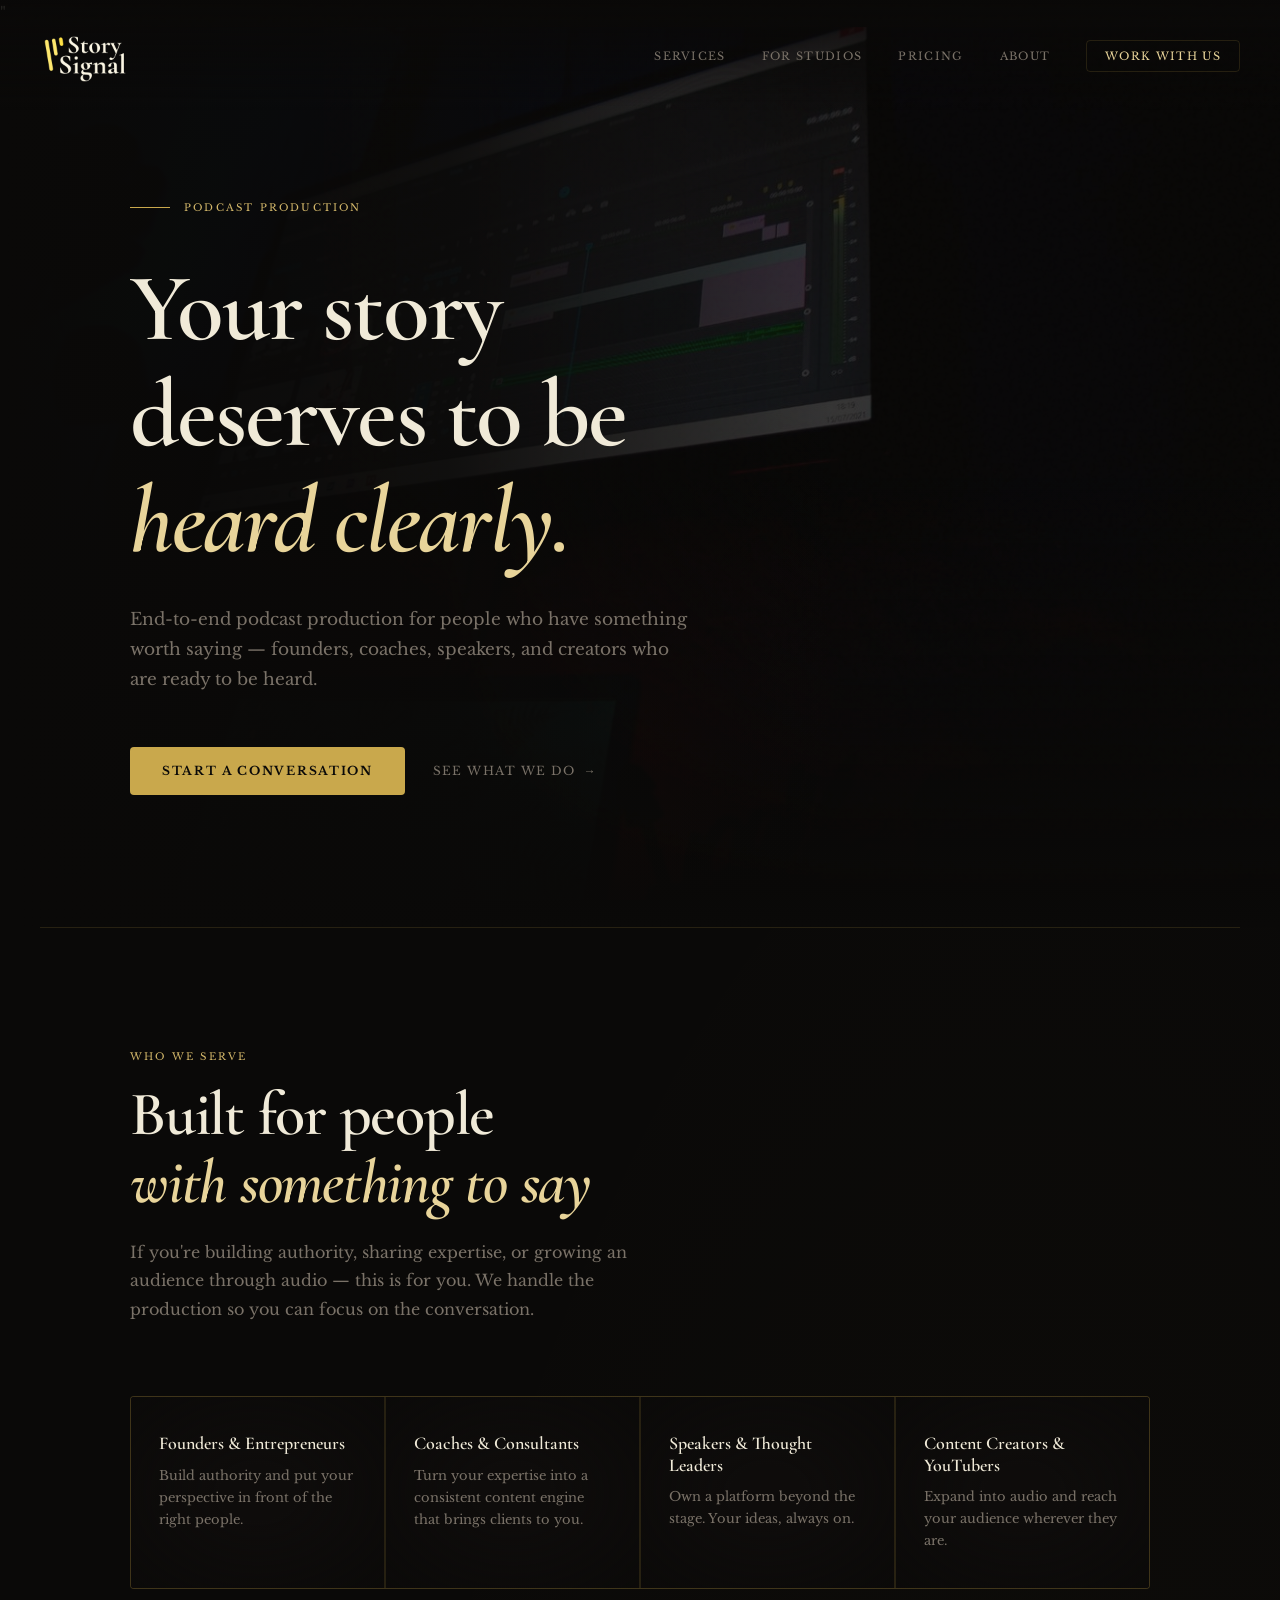
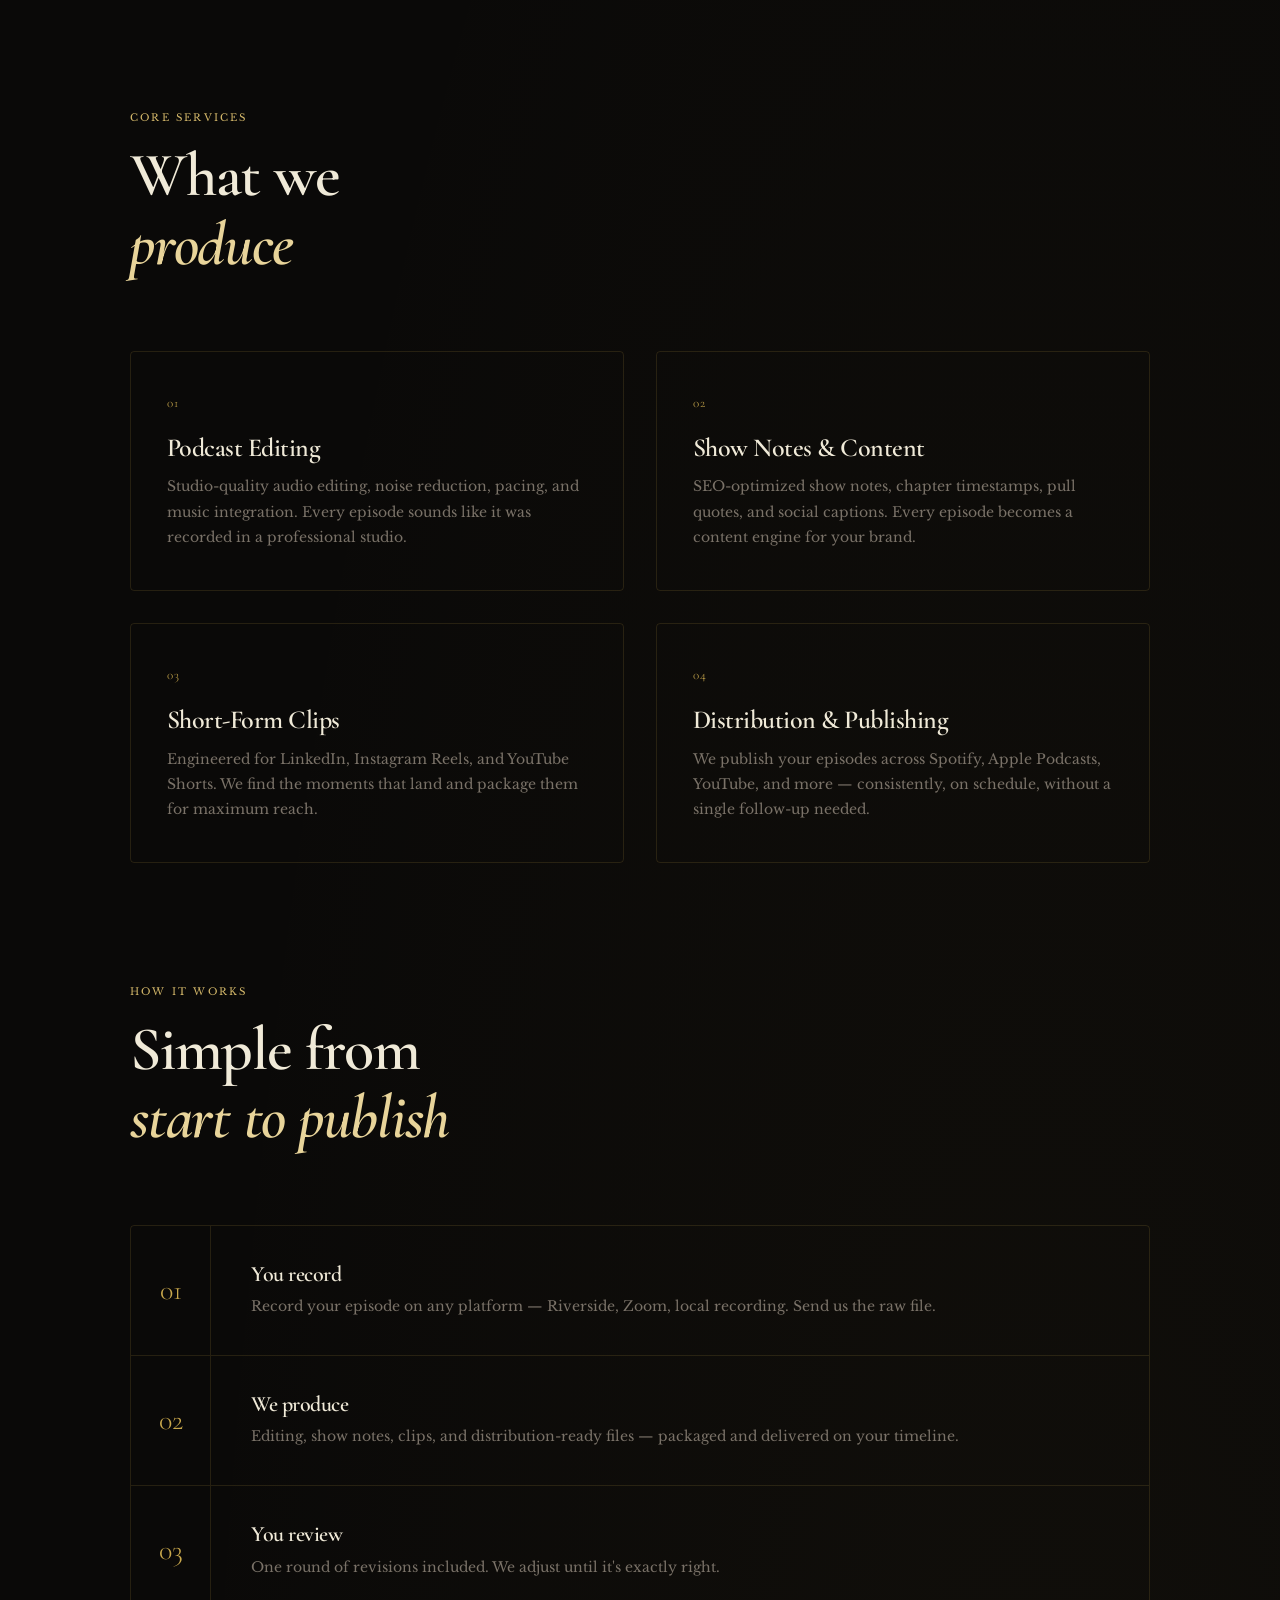
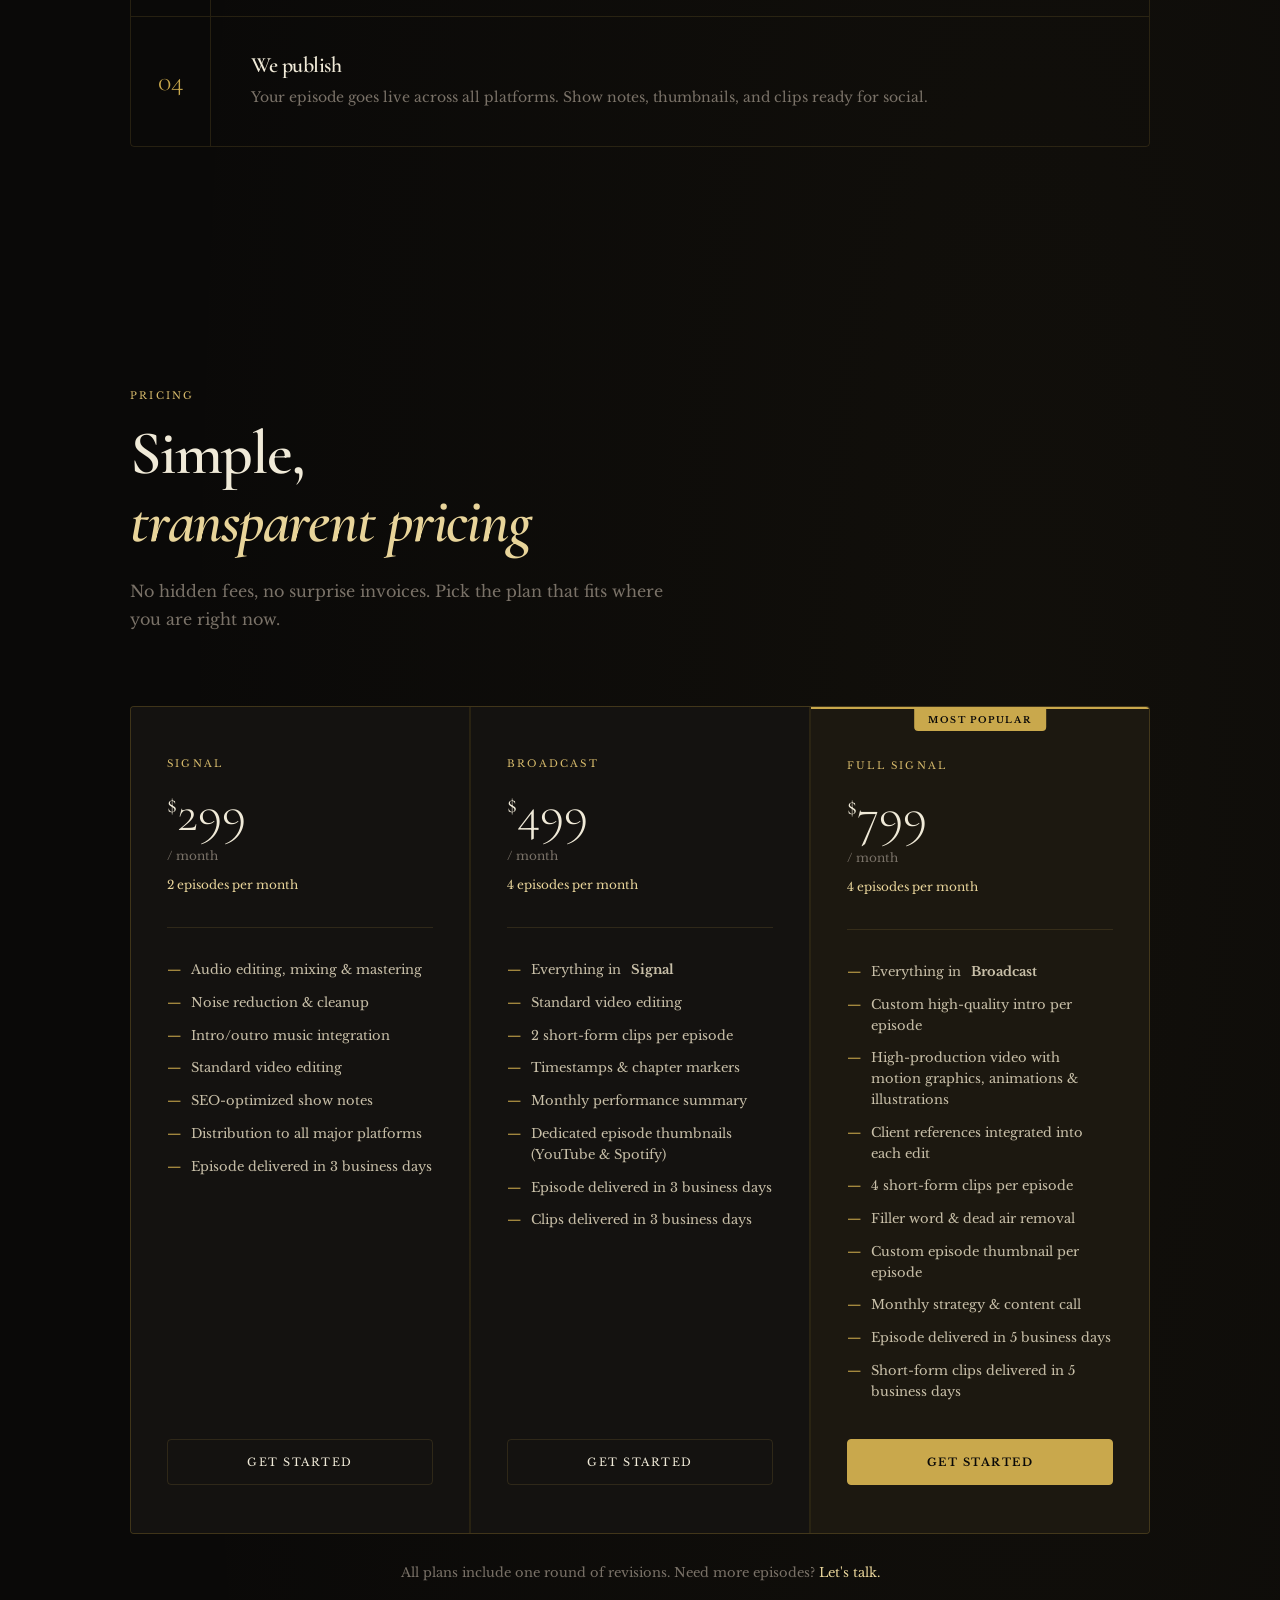
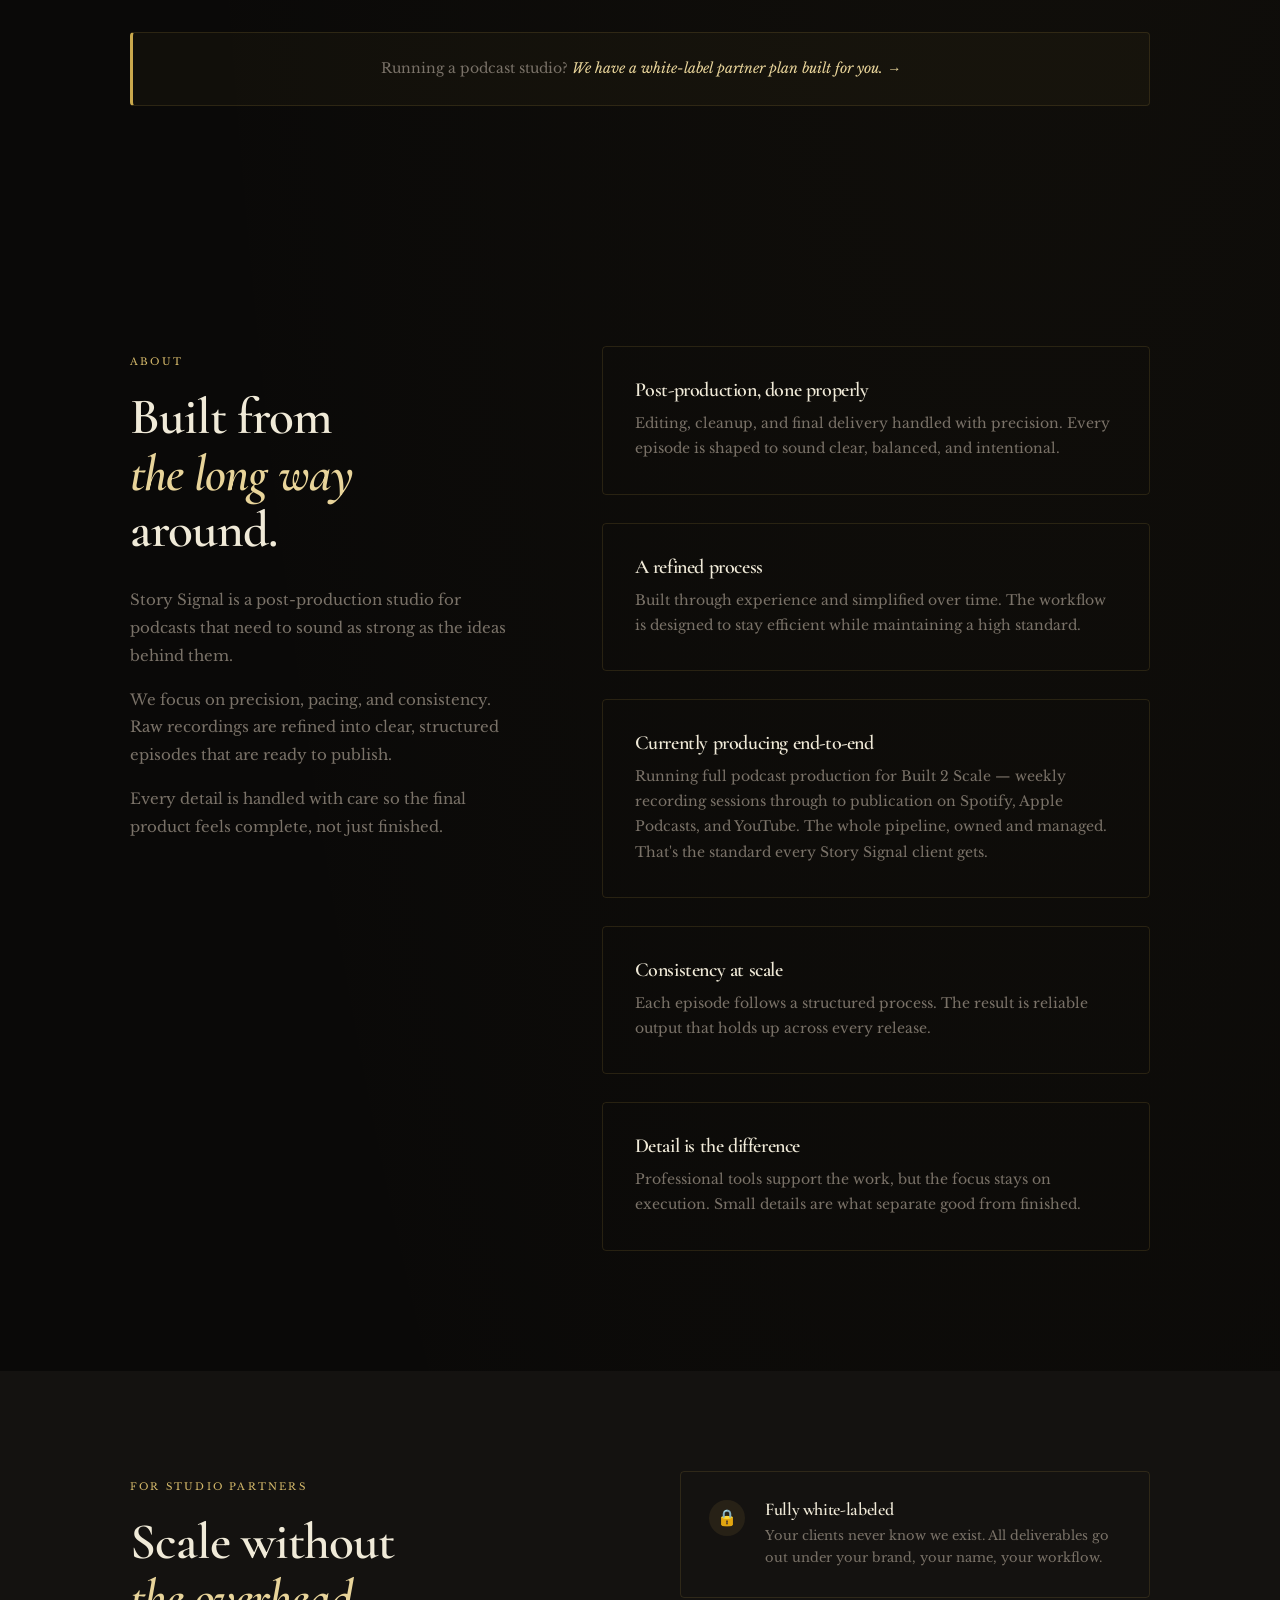
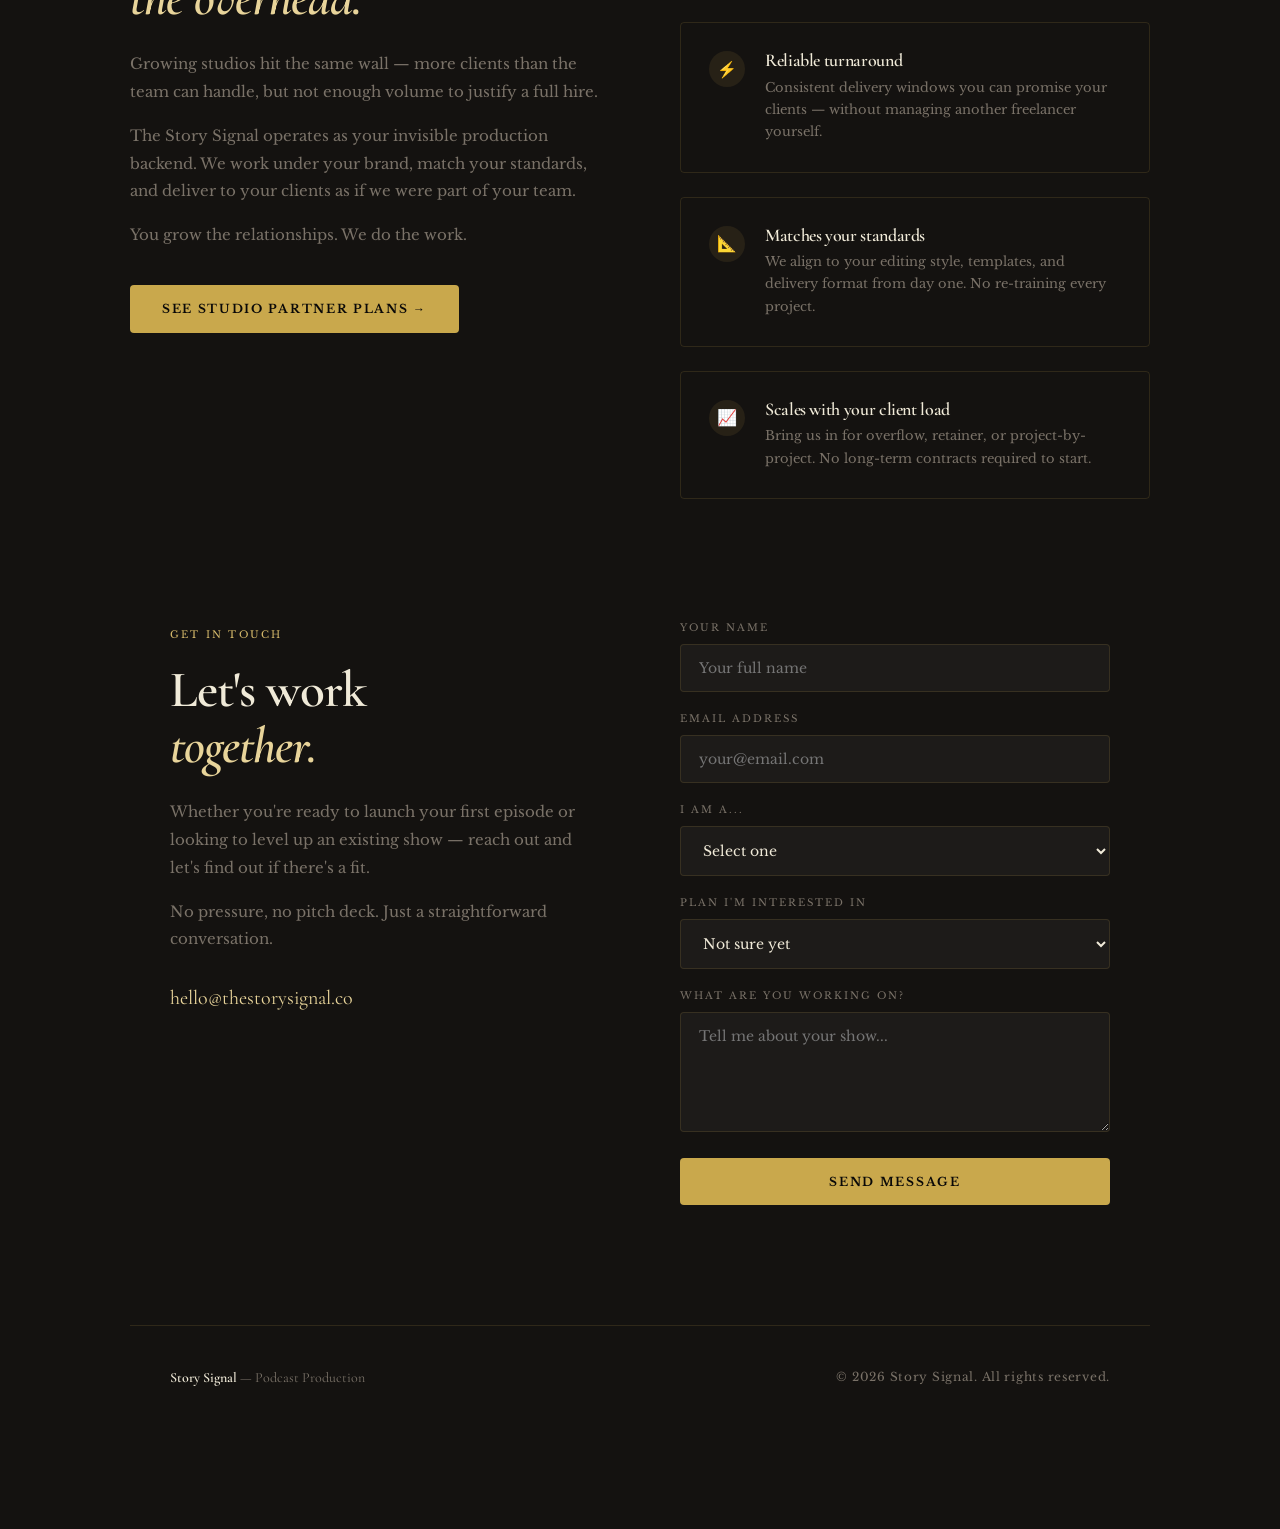
<file: index.html>
<!DOCTYPE html>
<html lang="en">
<head>
  <meta charset="UTF-8" />
  <meta name="viewport" content="width=device-width, initial-scale=1.0" />
  <meta name="description" content="The Story Signal — Podcast production for founders and a white-label backend for podcast studios." />
  <title>The Story Signal</title>
  <link rel="stylesheet" href="styles.css">"
  <link rel="preconnect" href="https://fonts.googleapis.com" />
  <link rel="preconnect" href="https://fonts.gstatic.com" crossorigin />
  <link href="https://fonts.googleapis.com/css2?family=Cormorant+Garamond:ital,wght@0,300;0,400;0,600;1,300;1,400&family=Libre+Baskerville:ital,wght@0,400;0,700;1,400&display=swap" rel="stylesheet" />
  <link rel="icon" type="image/x-icon" href="/favicon.ico">
  <link rel="icon" type="image/png" sizes="16x16" href="/favicon-16x16.png">
  <link rel="icon" type="image/png" sizes="32x32" href="/favicon-32x32.png">
  <link rel="apple-touch-icon" href="/apple-touch-icon.png">
  <link rel="manifest" href="/site.webmanifest">
</head>
<body>

  <!-- NAV -->
  <nav>
    <a href="#" class="nav-logo">
      <img src="[data-uri]" alt="Story Signal" />
    </a>
    <ul class="nav-links">
      <li><a href="#services">Services</a></li>
      <li><a href="#studios">For Studios</a></li>
      <li><a href="#pricing">Pricing</a></li>
      <li><a href="#about">About</a></li>
      <li><a href="#contact" class="nav-cta">Work With Us</a></li>
    </ul>
  </nav>

  <!-- HERO -->
  <section>
    <div class="hero-bg">
      <div class="hero">
        <div class="hero-inner reveal">
          <div class="hero-eyebrow">
            <div class="hero-eyebrow-line"></div>
            <span class="label">Podcast Production</span>
          </div>
          <h1>Your story<br>deserves to be<br><em>heard clearly.</em></h1>
          <p class="hero-sub">
            End-to-end podcast production for people who have something worth saying — founders, coaches, speakers, and creators who are ready to be heard.
          </p>
          <div class="hero-actions">
            <a href="#contact" class="btn-primary">Start a conversation</a>
            <a href="#services" class="btn-ghost">See what we do</a>
          </div>
        </div>
      </div>
    </div>
  </section>

  <div class="divider"></div>

  <!-- WHO WE SERVE -->
  <section id="services">
    <div class="section-pad">
      <div class="section-header reveal">
        <span class="label">Who We Serve</span>
        <h2>Built for people<br><em>with something to say</em></h2>
        <p>If you're building authority, sharing expertise, or growing an audience through audio — this is for you. We handle the production so you can focus on the conversation.</p>
      </div>

      <div class="serve-tags-row reveal">
        <div class="serve-tag-item">
          <div class="serve-tag-bg" style="background-image: url('https://images.pexels.com/photos/3184418/pexels-photo-3184418.jpeg?auto=compress&cs=tinysrgb&w=800');"></div>
          <div class="serve-tag-vignette"></div>
          <span class="serve-tag-title">Founders & Entrepreneurs</span>
          <span class="serve-tag-desc">Build authority and put your perspective in front of the right people.</span>
        </div>
        <div class="serve-tag-item">
          <div class="serve-tag-bg" style="background-image: url('https://images.pexels.com/photos/3182812/pexels-photo-3182812.jpeg?auto=compress&cs=tinysrgb&w=800');"></div>
          <div class="serve-tag-vignette"></div>
          <span class="serve-tag-title">Coaches & Consultants</span>
          <span class="serve-tag-desc">Turn your expertise into a consistent content engine that brings clients to you.</span>
        </div>
        <div class="serve-tag-item">
          <div class="serve-tag-bg" style="background-image: url('https://images.pexels.com/photos/2774556/pexels-photo-2774556.jpeg?auto=compress&cs=tinysrgb&w=800');"></div>
          <div class="serve-tag-vignette"></div>
          <span class="serve-tag-title">Speakers & Thought Leaders</span>
          <span class="serve-tag-desc">Own a platform beyond the stage. Your ideas, always on.</span>
        </div>
        <div class="serve-tag-item">
          <div class="serve-tag-bg" style="background-image: url('https://images.pexels.com/photos/3062541/pexels-photo-3062541.jpeg?auto=compress&cs=tinysrgb&w=800');"></div>
          <div class="serve-tag-vignette"></div>
          <span class="serve-tag-title">Content Creators & YouTubers</span>
          <span class="serve-tag-desc">Expand into audio and reach your audience wherever they are.</span>
        </div>
      </div>
    </div>
  </section>

  <!-- SERVICES DETAIL -->
  <section>
    <div class="section-pad" style="padding-top: 0;">
      <div class="section-header reveal">
        <span class="label">Core Services</span>
        <h2>What we<br><em>produce</em></h2>
      </div>

      <div class="services-grid">
        <div class="service-item reveal">
          <span class="service-num">01</span>
          <h3>Podcast Editing</h3>
          <p>Studio-quality audio editing, noise reduction, pacing, and music integration. Every episode sounds like it was recorded in a professional studio.</p>
        </div>
        <div class="service-item reveal">
          <span class="service-num">02</span>
          <h3>Show Notes & Content</h3>
          <p>SEO-optimized show notes, chapter timestamps, pull quotes, and social captions. Every episode becomes a content engine for your brand.</p>
        </div>
        <div class="service-item reveal">
          <span class="service-num">03</span>
          <h3>Short-Form Clips</h3>
          <p>Engineered for LinkedIn, Instagram Reels, and YouTube Shorts. We find the moments that land and package them for maximum reach.</p>
        </div>
        <div class="service-item reveal">
          <span class="service-num">04</span>
          <h3>Distribution & Publishing</h3>
          <p>We publish your episodes across Spotify, Apple Podcasts, YouTube, and more — consistently, on schedule, without a single follow-up needed.</p>
        </div>
      </div>
    </div>
  </section>

  <!-- PROCESS -->
  <section>
    <div class="section-pad" style="padding-top: 0;">
      <div class="section-header reveal">
        <span class="label">How It Works</span>
        <h2>Simple from<br><em>start to publish</em></h2>
      </div>
      <div class="process-steps reveal">
        <div class="process-step">
          <div class="step-num">01</div>
          <div class="step-content">
            <h3>You record</h3>
            <p>Record your episode on any platform — Riverside, Zoom, local recording. Send us the raw file.</p>
          </div>
        </div>
        <div class="process-step">
          <div class="step-num">02</div>
          <div class="step-content">
            <h3>We produce</h3>
            <p>Editing, show notes, clips, and distribution-ready files — packaged and delivered on your timeline.</p>
          </div>
        </div>
        <div class="process-step">
          <div class="step-num">03</div>
          <div class="step-content">
            <h3>You review</h3>
            <p>One round of revisions included. We adjust until it's exactly right.</p>
          </div>
        </div>
        <div class="process-step">
          <div class="step-num">04</div>
          <div class="step-content">
            <h3>We publish</h3>
            <p>Your episode goes live across all platforms. Show notes, thumbnails, and clips ready for social.</p>
          </div>
        </div>
      </div>
    </div>
  </section>

  <!-- PRICING -->
  <section id="pricing" class="pricing-section">
    <div class="pricing-inner">
      <div class="section-header reveal">
        <span class="label">Pricing</span>
        <h2>Simple,<br><em>transparent pricing</em></h2>
        <p>No hidden fees, no surprise invoices. Pick the plan that fits where you are right now.</p>
      </div>

      <div class="pricing-grid reveal">

        <div class="pricing-card">
          <span class="pricing-tier">Signal</span>
          <div class="pricing-price"><sup>$</sup>299</div>
          <div class="pricing-price-note">/ month</div>
          <div class="pricing-volume">2 episodes per month</div>
          <ul class="pricing-features">
            <li>Audio editing, mixing & mastering</li>
            <li>Noise reduction & cleanup</li>
            <li>Intro/outro music integration</li>
            <li>Standard video editing</li>
            <li>SEO-optimized show notes</li>
            <li>Distribution to all major platforms</li>
            <li>Episode delivered in 3 business days</li>
          </ul>
          <a href="#contact" class="pricing-cta" onclick="selectPlan('Signal')">Get started</a>
        </div>

        <div class="pricing-card best-value">
          <span class="pricing-tier">Broadcast</span>
          <div class="pricing-price"><sup>$</sup>499</div>
          <div class="pricing-price-note">/ month</div>
          <div class="pricing-volume">4 episodes per month</div>
          <ul class="pricing-features">
            <li>Everything in<strong>Signal</strong></li>
            <li>Standard video editing</li>
            <li>2 short-form clips per episode</li>
            <li>Timestamps & chapter markers</li>
            <li>Monthly performance summary</li>
            <li>Dedicated episode thumbnails (YouTube & Spotify)</li>
            <li>Episode delivered in 3  business days</li>
            <li>Clips delivered in 3 business days</li>
          </ul>
          <a href="#contact" class="pricing-cta" onclick="selectPlan('Broadcast')">Get started</a>
        </div>

        <div class="pricing-card featured">
          <span class="pricing-tier">Full Signal</span>
          <div class="pricing-price"><sup>$</sup>799</div>
          <div class="pricing-price-note">/ month</div>
          <div class="pricing-volume">4 episodes per month</div>
          <ul class="pricing-features">
            <li>Everything in<strong>Broadcast</strong></li>
            <li>Custom high-quality intro per episode</li>
            <li>High-production video with motion graphics, animations & illustrations</li>
            <li>Client references integrated into each edit</li>
            <li>4 short-form clips per episode</li>
            <li>Filler word & dead air removal</li>
            <li>Custom episode thumbnail per episode</li>
            <li>Monthly strategy & content call</li>
            <li>Episode delivered in 5 business days</li>
            <li>Short-form clips delivered in 5 business days</li>
          </ul>
          <a href="#contact" class="pricing-cta" onclick="selectPlan('Full Signal')">Get started</a>
        </div>

      </div>
      <p class="pricing-note reveal">All plans include one round of revisions. Need more episodes? <a href="#contact">Let's talk.</a></p>

      <div class="studio-callout reveal">
        <p>Running a podcast studio? <a href="studios.html">We have a white-label partner plan built for you. →</a></p>
      </div>

    </div>
  </section>

  <!-- ABOUT -->
  <section id="about">
    <div class="section-pad">
      <div class="about-grid">
        <div class="about-left reveal">
          <span class="label">About</span>
          <h2>Built from<br><em>the long way</em><br>around.</h2>
          <p>Story Signal is a post-production studio for podcasts that need to sound as strong as the ideas behind them.</p>
          <p>We focus on precision, pacing, and consistency. Raw recordings are refined into clear, structured episodes that are ready to publish.</p>
          <p>Every detail is handled with care so the final product feels complete, not just finished.</p>
        </div>

        <div class="about-right">
          <div class="about-card reveal">
            <h4>Post-production, done properly</h4>
            <p>Editing, cleanup, and final delivery handled with precision. Every episode is shaped to sound clear, balanced, and intentional.</p>
          </div>
          <div class="about-card reveal">
            <h4>A refined process</h4>
            <p>Built through experience and simplified over time. The workflow is designed to stay efficient while maintaining a high standard.</p>
          </div>
          <div class="about-card reveal">
            <h4>Currently producing end-to-end</h4>
            <p>Running full podcast production for Built 2 Scale — weekly recording sessions through to publication on Spotify, Apple Podcasts, and YouTube. The whole pipeline, owned and managed. That's the standard every Story Signal client gets.</p>
          </div>
          <div class="about-card reveal">
            <h4>Consistency at scale</h4>
            <p>Each episode follows a structured process. The result is reliable output that holds up across every release.</p>
          </div>
          <div class="about-card reveal">
            <h4>Detail is the difference</h4>
            <p>Professional tools support the work, but the focus stays on execution. Small details are what separate good from finished.</p>
          </div>
        </div>
      </div>
    </div>
  </section>


  <!-- STUDIO SECTION -->
  <section id="studios" class="studio-section">
    <div class="studio-inner">
      <div class="studio-grid">
        <div class="studio-left reveal">
          <span class="label">For Studio Partners</span>
          <h2>Scale without<br><em>the overhead.</em></h2>
          <p>Growing studios hit the same wall — more clients than the team can handle, but not enough volume to justify a full hire.</p>
          <p>The Story Signal operates as your invisible production backend. We work under your brand, match your standards, and deliver to your clients as if we were part of your team.</p>
          <p>You grow the relationships. We do the work.</p>
          <a href="studios.html" class="btn-primary">See studio partner plans →</a>
        </div>

        <div class="studio-right reveal">
          <div class="studio-point">
            <div class="studio-point-icon">🔒</div>
            <div>
              <h4>Fully white-labeled</h4>
              <p>Your clients never know we exist. All deliverables go out under your brand, your name, your workflow.</p>
            </div>
          </div>
          <div class="studio-point">
            <div class="studio-point-icon">⚡</div>
            <div>
              <h4>Reliable turnaround</h4>
              <p>Consistent delivery windows you can promise your clients — without managing another freelancer yourself.</p>
            </div>
          </div>
          <div class="studio-point">
            <div class="studio-point-icon">📐</div>
            <div>
              <h4>Matches your standards</h4>
              <p>We align to your editing style, templates, and delivery format from day one. No re-training every project.</p>
            </div>
          </div>
          <div class="studio-point">
            <div class="studio-point-icon">📈</div>
            <div>
              <h4>Scales with your client load</h4>
              <p>Bring us in for overflow, retainer, or project-by-project. No long-term contracts required to start.</p>
            </div>
          </div>
        </div>
      </div>

      <!-- <div class="stats-row reveal">
        <div class="stat-box">
          <div class="stat-num">50+</div>
          <div class="stat-label">Episodes Produced</div>
        </div>
        <div class="stat-box">
          <div class="stat-num">3+</div>
          <div class="stat-label">Years Experience</div>
        </div>
        <div class="stat-box">
          <div class="stat-num">48h</div>
          <div class="stat-label">Standard Turnaround</div>
        </div>
        <div class="stat-box">
          <div class="stat-num">100%</div>
          <div class="stat-label">Done For You</div>
        </div>
      </div>
    </div>
  </section> -->
  


  <!-- CONTACT -->
  <section id="contact" class="contact-section">
    <div class="contact-inner">
      <div class="contact-left reveal">
        <span class="label">Get In Touch</span>
        <h2>Let's work<br><em>together.</em></h2>
        <p>Whether you're ready to launch your first episode or looking to level up an existing show — reach out and let's find out if there's a fit.</p>
        <p style="margin-top:16px;">No pressure, no pitch deck. Just a straightforward conversation.</p>
        <a href="mailto:hello@thestorysignal.co" class="contact-email">hello@thestorysignal.co</a>
      </div>

  <form class="contact-form reveal" action="https://api.web3forms.com/submit" method="POST">
    
    <!-- Web3Forms config -->
    <input type="hidden" name="access_key" value="cb7b36b2-0e20-4786-a7fb-5e752e9a2469">
    <input type="hidden" name="subject" value="New Story Signal Inquiry">
    <input type="hidden" name="from_name" value="Story Signal Website">
    <input type="hidden" name="replyto" value="email">

    <!-- Name -->
    <div class="form-group">
      <label for="name">Your Name</label>
      <input type="text" id="name" name="name" placeholder="Your full name" required />
    </div>

    <!-- Email -->
    <div class="form-group">
      <label for="email">Email Address</label>
      <input type="email" id="email" name="email" placeholder="your@email.com" required />
    </div>

    <!-- Type -->
    <div class="form-group">
      <label for="type">I am a...</label>
      <select id="type" name="type">
        <option value="">Select one</option>
        <option value="founder">Founder or entrepreneur</option>
        <option value="coach">Coach or consultant</option>
        <option value="speaker">Speaker or thought leader</option>
        <option value="creator">Content creator or YouTuber</option>
        <option value="other">Something else</option>
      </select>
    </div>

    <!-- Plan -->
    <div class="form-group">
      <label for="plan">Plan I'm interested in</label>
      <select id="plan" name="plan">
        <option value="">Not sure yet</option>
        <option value="Signal">Signal — $299/mo (2 episodes)</option>
        <option value="Broadcast">Broadcast — $499/mo (4 episodes)</option>
        <option value="Full Signal">Full Signal — $799/mo (4 episodes, full production)</option>
        <option value="Custom">Custom / just exploring</option>
      </select>
    </div>

    <!-- Message -->
    <div class="form-group">
      <label for="message">What are you working on?</label>
      <textarea id="message" name="message" placeholder="Tell me about your show..."></textarea>
    </div>

    <!-- Button -->
    <button type="submit" class="form-submit">Send message</button>

    <!-- Success message -->
    <p id="form-success" style="display:none; margin-top:10px;">
      Thanks for submitting — We’ll be in touch.
    </p>

  </form>
    </div>
  </section>

  <!-- FOOTER -->
  <footer>
    <div class="footer-left">
      <strong>Story Signal</strong> — Podcast Production
    </div>
    <div class="footer-right">
      © 2026 Story Signal. All rights reserved.
    </div>
  </footer>

  <script>
    
    // Pricing tab switcher
    function switchTab(tab) {
      document.querySelectorAll('.pricing-tab').forEach(t => t.classList.remove('active'));
      document.querySelectorAll('.pricing-panel').forEach(p => p.classList.remove('active'));
      document.querySelector(`[onclick="switchTab('${tab}')"]`).classList.add('active');
      document.getElementById(`panel-${tab}`).classList.add('active');
    }

    // Plan pre-selection from pricing CTAs
    function selectPlan(plan) {
      setTimeout(() => {
        const select = document.getElementById('plan');
        if (select) select.value = plan;
      }, 400);
    }

    // Scroll reveal
    const reveals = document.querySelectorAll('.reveal');
    const observer = new IntersectionObserver((entries) => {
      entries.forEach((entry, i) => {
        if (entry.isIntersecting) {
          setTimeout(() => entry.target.classList.add('visible'), i * 60);
          observer.unobserve(entry.target);
        }
      });
    }, { threshold: 0.1 });
    reveals.forEach(el => observer.observe(el));

    // Form submit handler (for GitHub Pages - no backend)
    const form = document.querySelector('.contact-form');

    if (form) {
      form.addEventListener('submit', async function(e) {
        e.preventDefault();

        const button = form.querySelector('.form-submit');
        const successMsg = document.getElementById('form-success');

        button.innerText = "Sending...";
        button.disabled = true;

        const formData = new FormData(form);

        const response = await fetch(form.action, {
          method: "POST",
          body: formData
        });

        if (response.ok) {
          form.reset();
          button.innerText = "Sent ✓";
          successMsg.style.display = "block";
        } else {
          button.innerText = "Error — try again";
          button.disabled = false;
        }
      });
  }
  </script>
</body>
</html>
</file>
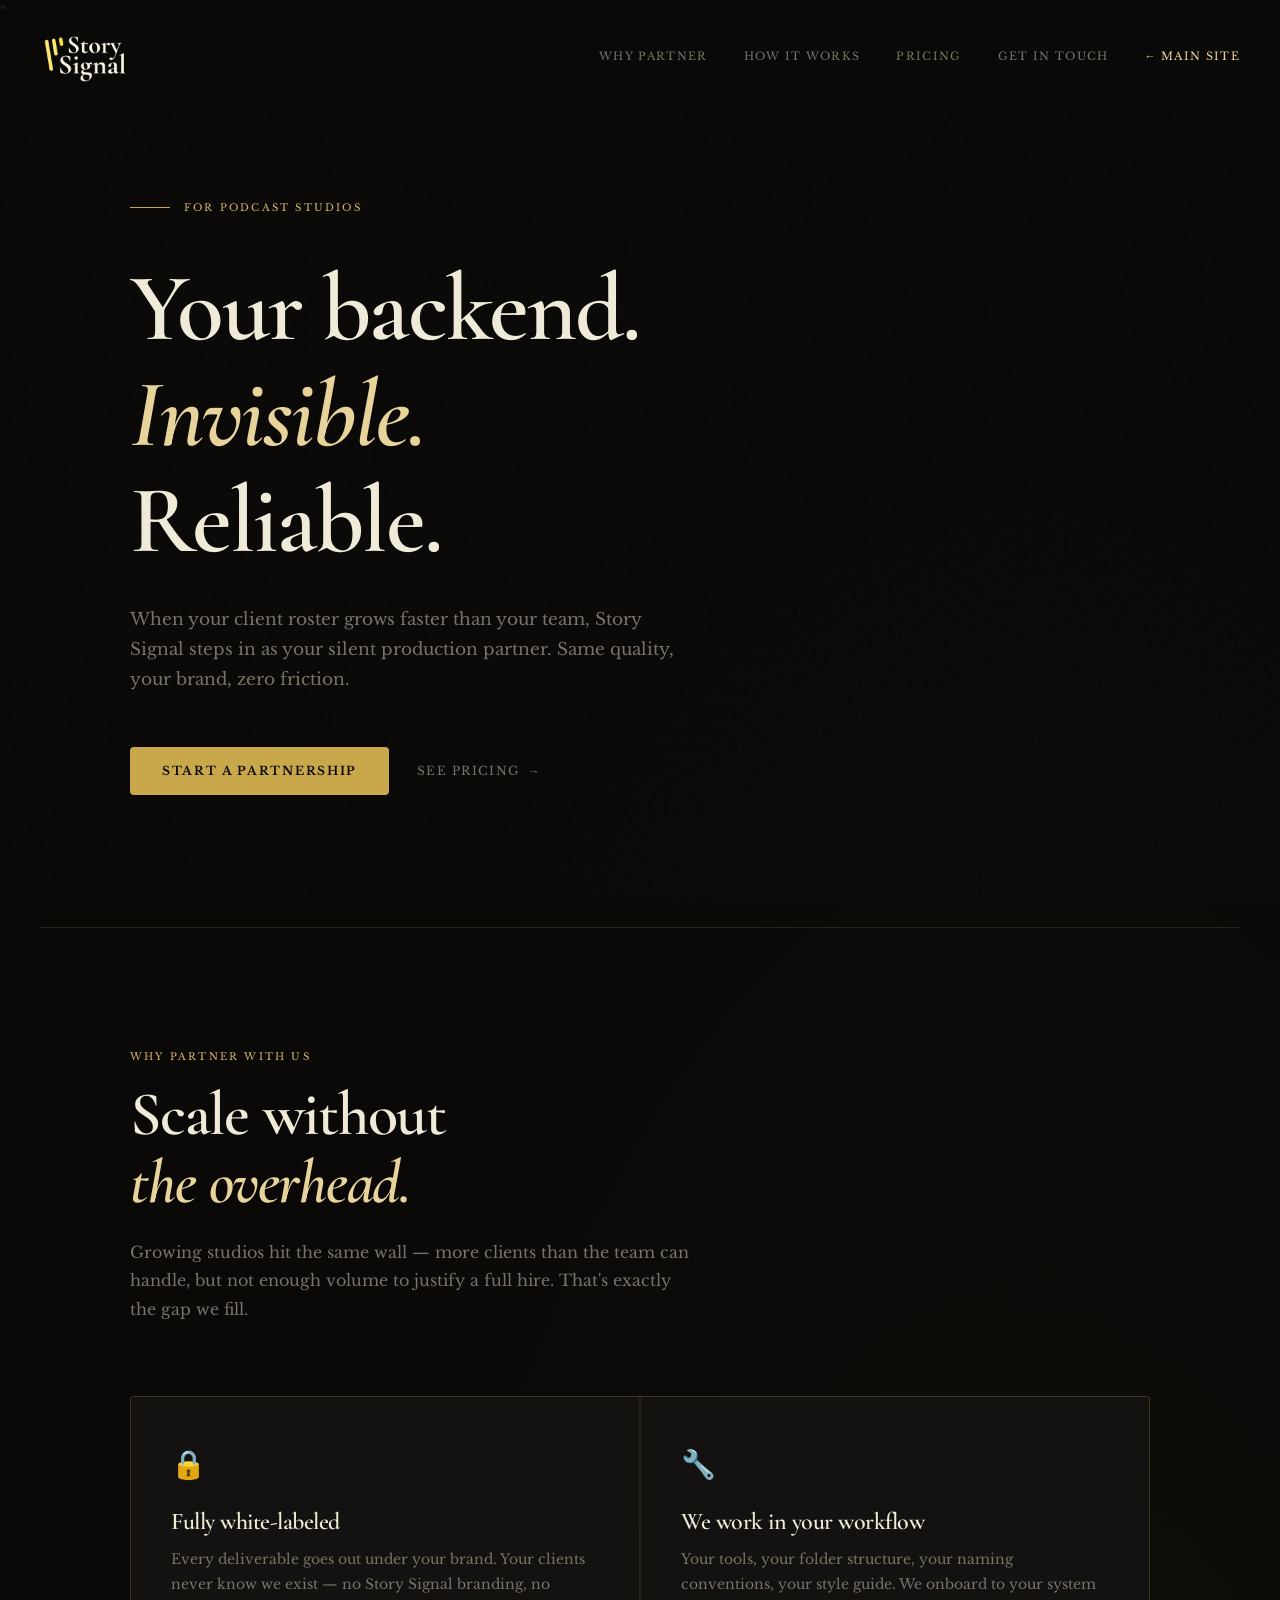
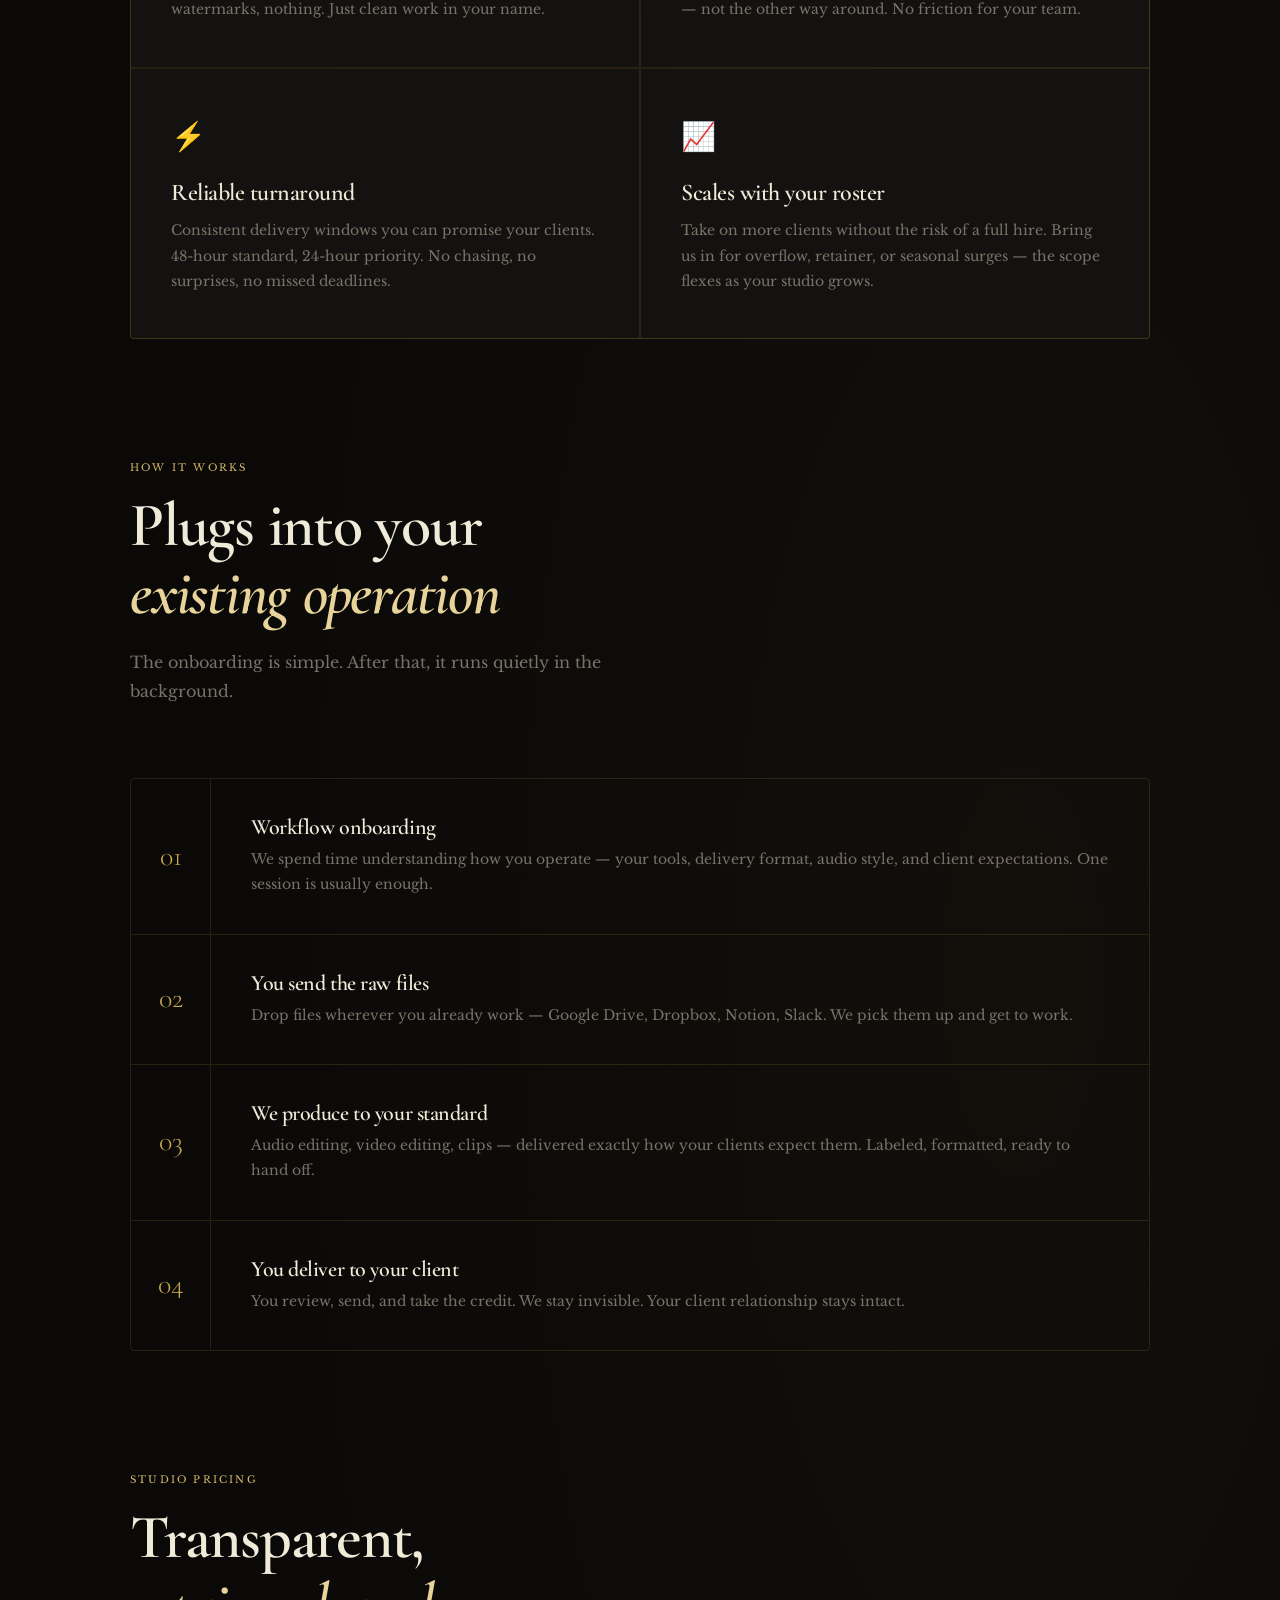
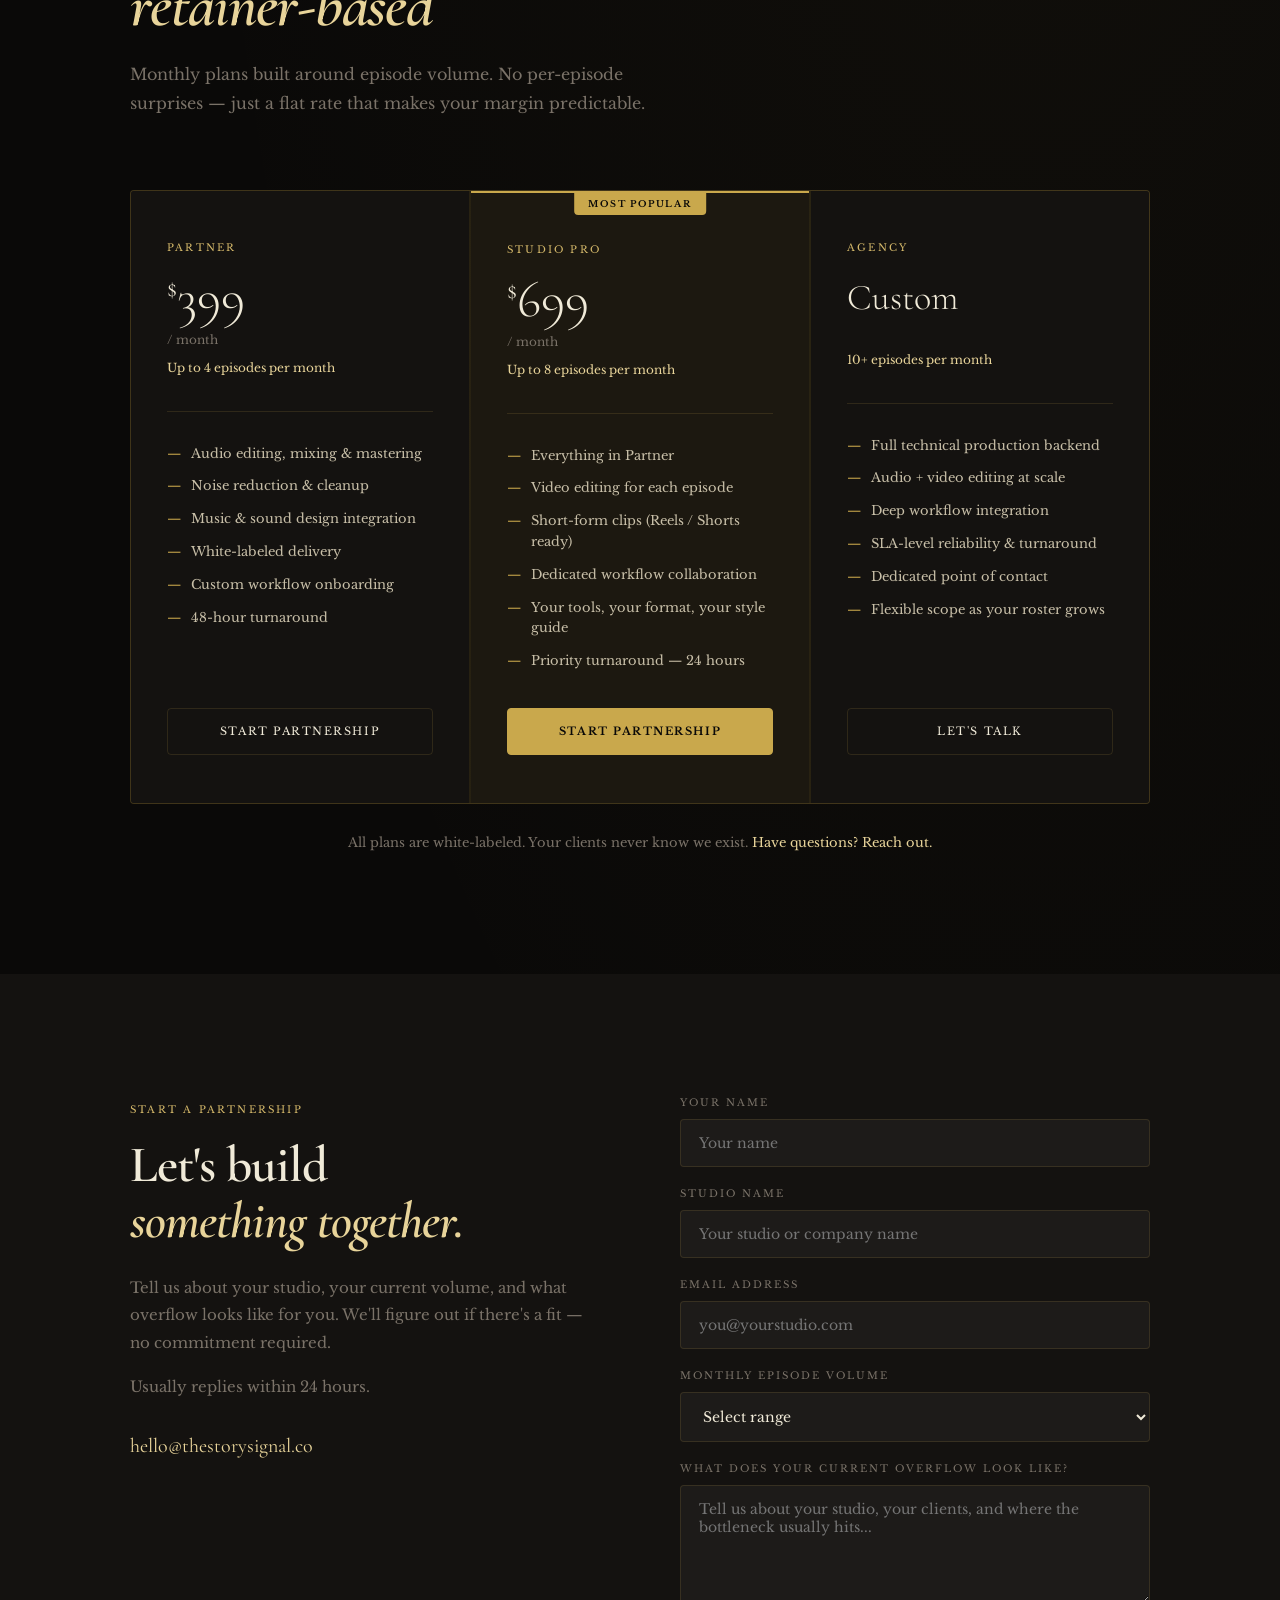
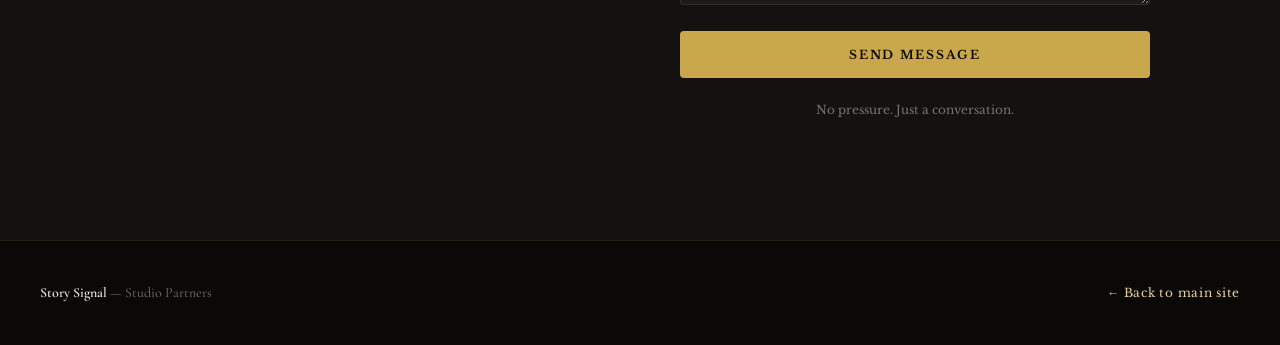
<file: studios.html>
<!DOCTYPE html>
<html lang="en">
<head>
  <meta charset="UTF-8" />
  <meta name="viewport" content="width=device-width, initial-scale=1.0" />
  <meta name="description" content="Story Signal Studio Partners — White-label podcast production backend for podcast studios." />
  <title>Studio Partners — Story Signal</title>
  <link rel="stylesheet" href="studios.css">"
  <link rel="preconnect" href="https://fonts.googleapis.com" />
  <link rel="preconnect" href="https://fonts.gstatic.com" crossorigin />
  <link href="https://fonts.googleapis.com/css2?family=Cormorant+Garamond:ital,wght@0,300;0,400;0,600;1,300;1,400&family=Libre+Baskerville:ital,wght@0,400;0,700;1,400&display=swap" rel="stylesheet" />
  <link rel="icon" type="image/x-icon" href="/favicon.ico">
  <link rel="icon" type="image/png" sizes="16x16" href="/favicon-16x16.png">
  <link rel="icon" type="image/png" sizes="32x32" href="/favicon-32x32.png">
  <link rel="apple-touch-icon" href="/apple-touch-icon.png">
  <link rel="manifest" href="/site.webmanifest">
</head>
<body>

  <nav>
    <a href="index.html" class="nav-logo">
      <img src="[data-uri]" alt="Story Signal" />
    </a>
    <ul class="nav-links">
      <li><a href="#why">Why Partner</a></li>
      <li><a href="#how">How It Works</a></li>
      <li><a href="#pricing">Pricing</a></li>
      <li><a href="#contact">Get In Touch</a></li>
      <li><a href="index.html" class="nav-back">← Main Site</a></li>
    </ul>
  </nav>

  <!-- HERO -->
  <section>
    <div class="hero">
      <div class="hero-inner reveal">
        <div class="hero-eyebrow">
          <div class="hero-eyebrow-line"></div>
          <span class="label">For Podcast Studios</span>
        </div>
        <h1>Your backend.<br><em>Invisible.</em><br>Reliable.</h1>
        <p class="hero-sub">
          When your client roster grows faster than your team, Story Signal steps in as your silent production partner. Same quality, your brand, zero friction.
        </p>
        <div class="hero-actions">
          <a href="#contact" class="btn-primary">Start a partnership</a>
          <a href="#pricing" class="btn-ghost">See pricing</a>
        </div>
      </div>
    </div>
  </section>

  <div class="divider"></div>

  <!-- WHY PARTNER -->
  <section id="why">
    <div class="section-pad">
      <div class="section-header reveal">
        <span class="label">Why Partner With Us</span>
        <h2>Scale without<br><em>the overhead.</em></h2>
        <p>Growing studios hit the same wall — more clients than the team can handle, but not enough volume to justify a full hire. That's exactly the gap we fill.</p>
      </div>
      <div class="why-grid reveal">
        <div class="why-card">
          <span class="why-icon">🔒</span>
          <h3>Fully white-labeled</h3>
          <p>Every deliverable goes out under your brand. Your clients never know we exist — no Story Signal branding, no watermarks, nothing. Just clean work in your name.</p>
        </div>
        <div class="why-card">
          <span class="why-icon">🔧</span>
          <h3>We work in your workflow</h3>
          <p>Your tools, your folder structure, your naming conventions, your style guide. We onboard to your system — not the other way around. No friction for your team.</p>
        </div>
        <div class="why-card">
          <span class="why-icon">⚡</span>
          <h3>Reliable turnaround</h3>
          <p>Consistent delivery windows you can promise your clients. 48-hour standard, 24-hour priority. No chasing, no surprises, no missed deadlines.</p>
        </div>
        <div class="why-card">
          <span class="why-icon">📈</span>
          <h3>Scales with your roster</h3>
          <p>Take on more clients without the risk of a full hire. Bring us in for overflow, retainer, or seasonal surges — the scope flexes as your studio grows.</p>
        </div>
      </div>
    </div>
  </section>

  <!-- HOW IT WORKS -->
  <section id="how">
    <div class="section-pad" style="padding-top:0;">
      <div class="section-header reveal">
        <span class="label">How It Works</span>
        <h2>Plugs into your<br><em>existing operation</em></h2>
        <p>The onboarding is simple. After that, it runs quietly in the background.</p>
      </div>
      <div class="steps reveal">
        <div class="step">
          <div class="step-num">01</div>
          <div class="step-content">
            <h3>Workflow onboarding</h3>
            <p>We spend time understanding how you operate — your tools, delivery format, audio style, and client expectations. One session is usually enough.</p>
          </div>
        </div>
        <div class="step">
          <div class="step-num">02</div>
          <div class="step-content">
            <h3>You send the raw files</h3>
            <p>Drop files wherever you already work — Google Drive, Dropbox, Notion, Slack. We pick them up and get to work.</p>
          </div>
        </div>
        <div class="step">
          <div class="step-num">03</div>
          <div class="step-content">
            <h3>We produce to your standard</h3>
            <p>Audio editing, video editing, clips — delivered exactly how your clients expect them. Labeled, formatted, ready to hand off.</p>
          </div>
        </div>
        <div class="step">
          <div class="step-num">04</div>
          <div class="step-content">
            <h3>You deliver to your client</h3>
            <p>You review, send, and take the credit. We stay invisible. Your client relationship stays intact.</p>
          </div>
        </div>
      </div>
    </div>
  </section>

  <!-- PRICING -->
  <section id="pricing">
    <div class="section-pad" style="padding-top:0;">
      <div class="section-header reveal">
        <span class="label">Studio Pricing</span>
        <h2>Transparent,<br><em>retainer-based</em></h2>
        <p>Monthly plans built around episode volume. No per-episode surprises — just a flat rate that makes your margin predictable.</p>
      </div>
      <div class="pricing-grid reveal">

        <div class="pricing-card">
          <span class="pricing-tier">Partner</span>
          <div class="pricing-price"><sup>$</sup>399</div>
          <div class="pricing-price-note">/ month</div>
          <div class="pricing-volume">Up to 4 episodes per month</div>
          <ul class="pricing-features">
            <li>Audio editing, mixing & mastering</li>
            <li>Noise reduction & cleanup</li>
            <li>Music & sound design integration</li>
            <li>White-labeled delivery</li>
            <li>Custom workflow onboarding</li>
            <li>48-hour turnaround</li>
          </ul>
          <a href="#contact" class="pricing-cta">Start partnership</a>
        </div>

        <div class="pricing-card featured">
          <span class="pricing-tier">Studio Pro</span>
          <div class="pricing-price"><sup>$</sup>699</div>
          <div class="pricing-price-note">/ month</div>
          <div class="pricing-volume">Up to 8 episodes per month</div>
          <ul class="pricing-features">
            <li>Everything in Partner</li>
            <li>Video editing for each episode</li>
            <li>Short-form clips (Reels / Shorts ready)</li>
            <li>Dedicated workflow collaboration</li>
            <li>Your tools, your format, your style guide</li>
            <li>Priority turnaround — 24 hours</li>
          </ul>
          <a href="#contact" class="pricing-cta">Start partnership</a>
        </div>

        <div class="pricing-card">
          <span class="pricing-tier">Agency</span>
          <div class="pricing-price" style="font-size:36px; padding-top:8px;">Custom</div>
          <div class="pricing-price-note">&nbsp;</div>
          <div class="pricing-volume">10+ episodes per month</div>
          <ul class="pricing-features">
            <li>Full technical production backend</li>
            <li>Audio + video editing at scale</li>
            <li>Deep workflow integration</li>
            <li>SLA-level reliability & turnaround</li>
            <li>Dedicated point of contact</li>
            <li>Flexible scope as your roster grows</li>
          </ul>
          <a href="#contact" class="pricing-cta">Let's talk</a>
        </div>

      </div>
      <p class="pricing-note reveal">All plans are white-labeled. Your clients never know we exist. <a href="#contact">Have questions? Reach out.</a></p>
    </div>
  </section>

  <!-- CONTACT -->
  <section id="contact" class="contact-section">
    <div class="contact-inner">
      <div class="contact-left reveal">
        <span class="label">Start a Partnership</span>
        <h2>Let's build<br><em>something together.</em></h2>
        <p>Tell us about your studio, your current volume, and what overflow looks like for you. We'll figure out if there's a fit — no commitment required.</p>
        <p style="margin-top:16px;">Usually replies within 24 hours.</p>
        <a href="mailto:hello@thestorysignal.co" class="contact-email">hello@thestorysignal.co</a>
      </div>
      <form class="contact-form reveal" name="studio-contact" netlify>
        <div class="form-group">
          <label for="name">Your Name</label>
          <input type="text" id="name" name="name" placeholder="Your name" required />
        </div>
        <div class="form-group">
          <label for="studio">Studio Name</label>
          <input type="text" id="studio" name="studio" placeholder="Your studio or company name" required />
        </div>
        <div class="form-group">
          <label for="email">Email Address</label>
          <input type="email" id="email" name="email" placeholder="you@yourstudio.com" required />
        </div>
        <div class="form-group">
          <label for="volume">Monthly episode volume</label>
          <select id="volume" name="volume">
            <option value="">Select range</option>
            <option value="1-4">1 to 4 episodes/month</option>
            <option value="5-8">5 to 8 episodes/month</option>
            <option value="9-15">9 to 15 episodes/month</option>
            <option value="15+">15+ episodes/month</option>
          </select>
        </div>
        <div class="form-group">
          <label for="message">What does your current overflow look like?</label>
          <textarea id="message" name="message" placeholder="Tell us about your studio, your clients, and where the bottleneck usually hits..."></textarea>
        </div>
        <button type="submit" class="form-submit">Send message</button>
        <p class="form-note">No pressure. Just a conversation.</p>
      </form>
    </div>
  </section>

  <footer>
    <div class="footer-left">
      <strong>Story Signal</strong> — Studio Partners
    </div>
    <div class="footer-right">
      <a href="index.html" style="color: var(--gold-lit); text-decoration: none;">← Back to main site</a>
    </div>
  </footer>

  <script>
    const reveals = document.querySelectorAll('.reveal');
    const observer = new IntersectionObserver((entries) => {
      entries.forEach((entry, i) => {
        if (entry.isIntersecting) {
          setTimeout(() => entry.target.classList.add('visible'), i * 60);
          observer.unobserve(entry.target);
        }
      });
    }, { threshold: 0.1 });
    reveals.forEach(el => observer.observe(el));
  </script>
</body>
</html>
</file>
<file: styles.css>
*, *::before, *::after { box-sizing: border-box; margin: 0; padding: 0; }

    :root {
      --forest:    #141210;
      --deep:      #0a0908;
      --green:     #c9a84c;
      --green-mid: #d4b86a;
      --green-lit: #e8d49a;
      --cream:     #f0ead8;
      --sand:      #c8bfa8;
      --muted:     #7a7268;
      --border:    rgba(201,168,76,0.15);
      --radius:    4px;
    }

    html { scroll-behavior: smooth; }

    body {
      background-color: var(--deep);
      background-image: radial-gradient(ellipse at 80% 50%, rgba(201,168,76,0.04) 0%, transparent 60%);
      color: var(--cream);
      font-family: 'Libre Baskerville', serif;
      font-size: 16px;
      line-height: 1.7;
      -webkit-font-smoothing: antialiased;
    }

    /* ── NOISE OVERLAY ── */
    body::before {
      content: '';
      position: fixed;
      inset: 0;
      background-image: url("data:image/svg+xml,%3Csvg viewBox='0 0 200 200' xmlns='http://www.w3.org/2000/svg'%3E%3Cfilter id='n'%3E%3CfeTurbulence type='fractalNoise' baseFrequency='0.9' numOctaves='4' stitchTiles='stitch'/%3E%3C/filter%3E%3Crect width='100%25' height='100%25' filter='url(%23n)' opacity='0.04'/%3E%3C/svg%3E");
      pointer-events: none;
      z-index: 0;
      opacity: 0.4;
    }

    /* ── TYPOGRAPHY ── */
    h1, h2, h3, h4 {
      font-family: 'Cormorant Garamond', serif;
      font-weight: 600;
      line-height: 1.1;
      letter-spacing: -0.02em;
    }

    .label {
      font-family: 'Libre Baskerville', serif;
      font-size: 10px;
      font-weight: 400;
      letter-spacing: 0.22em;
      text-transform: uppercase;
      color: var(--green-mid);
    }

    /* ── LAYOUT ── */
    .container {
      max-width: 1100px;
      margin: 0 auto;
      padding: 0 40px;
    }

    section { position: relative; z-index: 1; }

    /* ── NAV ── */
    nav {
      position: fixed;
      top: 0; left: 0; right: 0;
      z-index: 100;
      padding: 10px 40px;
      display: flex;
      align-items: center;
      justify-content: space-between;
      background: linear-gradient(to bottom, rgba(10,9,8,0.95), transparent);
    }

    .nav-logo {
      display: flex;
      align-items: center;
      text-decoration: none;
    }

    .nav-logo img {
      height: 90px;
      width: auto;
      display: block;
    }

    .nav-links {
      display: flex;
      align-items: center;
      gap: 36px;
      list-style: none;
    }

    .nav-links a {
      font-family: 'Libre Baskerville', serif;
      font-size: 11px;
      letter-spacing: 0.12em;
      text-transform: uppercase;
      color: var(--muted);
      text-decoration: none;
      transition: color 0.2s;
    }

    .nav-links a:hover { color: var(--cream); }

    .nav-cta {
      font-size: 11px !important;
      letter-spacing: 0.12em !important;
      color: var(--green-lit) !important;
      border: 1px solid var(--border) !important;
      padding: 8px 18px !important;
      border-radius: var(--radius) !important;
      transition: background 0.2s, color 0.2s !important;
    }

    .nav-cta:hover {
      background: var(--green) !important;
      color: var(--cream) !important;
    }

    /* ── HERO ── */
.hero-bg {
      position: relative;
      min-height: 100vh;
    }

    .hero-bg::before {
      content: '';
      position: absolute;
      inset: 0;
      background-image: url('[data-uri]');
      background-size: cover;
      background-position: center 30%;
      background-attachment: fixed;
      opacity: 0.18;
      z-index: 0;
    }

    .hero-bg::after {
      content: '';
      position: absolute;
      inset: 0;
      background:
        linear-gradient(to right, var(--deep) 0%, rgba(10,9,8,0.85) 35%, transparent 65%),
        linear-gradient(to bottom, transparent 50%, var(--deep) 100%);
      z-index: 0;
    }

    .hero {
      min-height: 100vh;
      display: flex;
      align-items: center;
      padding: 140px 40px 100px;
      max-width: 1100px;
      margin: 0 auto;
      position: relative;
      z-index: 1;
    }

    .hero-inner {
      max-width: 780px;
    }

    .hero-eyebrow {
      display: flex;
      align-items: center;
      gap: 14px;
      margin-bottom: 40px;
    }

    .hero-eyebrow-line {
      width: 40px;
      height: 1px;
      background: var(--green);
    }

    .hero h1 {
      font-size: clamp(52px, 8vw, 96px);
      color: var(--cream);
      margin-bottom: 32px;
    }

    .hero h1 em {
      font-style: italic;
      color: var(--green-lit);
    }

    .hero-sub {
      font-family: 'Libre Baskerville', serif;
      font-size: 17px;
      color: var(--muted);
      line-height: 1.75;
      max-width: 560px;
      margin-bottom: 52px;
    }

    .hero-actions {
      display: flex;
      align-items: center;
      gap: 28px;
      flex-wrap: wrap;
    }

    .btn-primary {
      display: inline-block;
      padding: 14px 32px;
      background: var(--green);
      color: var(--cream);
      font-family: 'Libre Baskerville', serif;
      font-size: 12px;
      letter-spacing: 0.14em;
      text-transform: uppercase;
      text-decoration: none;
      border-radius: var(--radius);
      transition: background 0.2s, transform 0.2s;
    }

    .btn-primary:hover {
      background: var(--green-mid);
      transform: translateY(-1px);
    }

    .btn-ghost {
      display: inline-flex;
      align-items: center;
      gap: 8px;
      font-family: 'Libre Baskerville', serif;
      font-size: 12px;
      letter-spacing: 0.12em;
      text-transform: uppercase;
      color: var(--muted);
      text-decoration: none;
      transition: color 0.2s;
    }

    .btn-ghost:hover { color: var(--cream); }
    .btn-ghost::after { content: '→'; }

    /* ── DIVIDER ── */
    .divider {
      width: 100%;
      height: 1px;
      background: var(--border);
      margin: 0 40px;
      width: calc(100% - 80px);
    }

    /* ── SECTION BASE ── */
    .section-pad {
      padding: 120px 40px;
      max-width: 1100px;
      margin: 0 auto;
    }

    .section-header {
      margin-bottom: 72px;
    }

    .section-header .label {
      display: block;
      margin-bottom: 16px;
    }

    .section-header h2 {
      font-size: clamp(36px, 5vw, 62px);
      color: var(--cream);
    }

    .section-header h2 em {
      font-style: italic;
      color: var(--green-lit);
    }

    .section-header p {
      margin-top: 20px;
      color: var(--muted);
      font-size: 16px;
      max-width: 560px;
      line-height: 1.8;
    }

    /* ── WHO WE SERVE ── */
    .serve-tags-row {
      display: grid;
      grid-template-columns: repeat(4, 1fr);
      gap: 2px;
      background: var(--border);
      border: 1px solid var(--border);
      border-radius: var(--radius);
      overflow: hidden;
    }

    .serve-tag-item {
      background-color: var(--forest);
      padding: 36px 28px;
      display: flex;
      flex-direction: column;
      gap: 10px;
      position: relative;
      overflow: hidden;
    }

    .serve-tag-bg {
      position: absolute;
      inset: -10px;
      background-size: cover;
      background-position: center;
      filter: blur(4px);
      transform: scale(1.08);
      opacity: 0.25;
      z-index: 0;
      transition: opacity 0.4s;
    }

    .serve-tag-item:hover .serve-tag-bg {
      opacity: 0.35;
    }

    .serve-tag-vignette {
      position: absolute;
      inset: 0;
      background:
        radial-gradient(ellipse at center, transparent 20%, rgba(10,9,8,0.75) 100%),
        rgba(10,9,8,0.55);
      z-index: 1;
      pointer-events: none;
    }

    .serve-tag-title,
    .serve-tag-desc {
      position: relative;
      z-index: 2;
    }



    .serve-tag-title {
      font-family: 'Cormorant Garamond', serif;
      font-size: 18px;
      font-weight: 600;
      color: var(--cream);
      line-height: 1.2;
    }

    .serve-tag-desc {
      font-size: 13px;
      color: var(--muted);
      line-height: 1.7;
    }

    /* ── SERVICES ── */
    .services-grid {
      display: grid;
      grid-template-columns: repeat(2, 1fr);
      gap: 32px;
    }

    .service-item {
      padding: 40px 36px;
      border: 1px solid var(--border);
      border-radius: var(--radius);
      transition: border-color 0.3s, transform 0.3s;
    }

    .service-item:hover {
      border-color: var(--green);
      transform: translateY(-3px);
    }

    .service-num {
      font-family: 'Cormorant Garamond', serif;
      font-size: 13px;
      font-weight: 300;
      color: var(--green);
      letter-spacing: 0.1em;
      margin-bottom: 20px;
      display: block;
    }

    .service-item h3 {
      font-size: 26px;
      color: var(--cream);
      margin-bottom: 12px;
    }

    .service-item p {
      color: var(--muted);
      font-size: 14px;
      line-height: 1.8;
    }

    /* ── PROCESS ── */
    .process-steps {
      display: flex;
      flex-direction: column;
      gap: 0;
      border: 1px solid var(--border);
      border-radius: var(--radius);
      overflow: hidden;
    }

    .process-step {
      display: grid;
      grid-template-columns: 80px 1fr;
      border-bottom: 1px solid var(--border);
      transition: background 0.3s;
    }

    .process-step:last-child { border-bottom: none; }
    .process-step:hover { background: rgba(61,122,80,0.05); }

    .step-num {
      display: flex;
      align-items: center;
      justify-content: center;
      border-right: 1px solid var(--border);
      font-family: 'Cormorant Garamond', serif;
      font-size: 28px;
      font-weight: 300;
      color: var(--green);
      padding: 36px 0;
    }

    .step-content {
      padding: 36px 40px;
    }

    .step-content h3 {
      font-size: 22px;
      color: var(--cream);
      margin-bottom: 8px;
    }

    .step-content p {
      color: var(--muted);
      font-size: 14px;
      line-height: 1.8;
    }

    /* ── STUDIO SECTION ── */
    .studio-section {
      background: var(--forest);
      padding: 100px 0;
    }

    .studio-inner {
      max-width: 1100px;
      margin: 0 auto;
      padding: 0 40px;
    }

    .studio-grid {
      display: grid;
      grid-template-columns: 1fr 1fr;
      gap: 80px;
      align-items: start;
    }

    .studio-left h2 {
      font-size: clamp(36px, 4vw, 56px);
      color: var(--cream);
      margin: 16px 0 24px;
    }

    .studio-left h2 em {
      font-style: italic;
      color: var(--green-lit);
    }

    .studio-left p {
      color: var(--muted);
      font-size: 15px;
      line-height: 1.85;
      margin-bottom: 16px;
    }

    .studio-left .btn-primary {
      margin-top: 20px;
    }

    .studio-right {
      display: flex;
      flex-direction: column;
      gap: 24px;
    }

    .studio-point {
      display: flex;
      gap: 20px;
      padding: 28px 28px;
      border: 1px solid var(--border);
      border-radius: var(--radius);
      transition: border-color 0.3s;
    }

    .studio-point:hover { border-color: var(--green); }

    .studio-point-icon {
      flex-shrink: 0;
      width: 36px;
      height: 36px;
      background: rgba(201,168,76,0.1);
      border-radius: 50%;
      display: flex;
      align-items: center;
      justify-content: center;
      font-size: 16px;
    }

    .studio-point h4 {
      font-size: 18px;
      color: var(--cream);
      margin-bottom: 6px;
    }

    .studio-point p {
      color: var(--muted);
      font-size: 13px;
      line-height: 1.7;
    }

    /* ── STATS ── */
    .stats-row {
      display: grid;
      grid-template-columns: repeat(4, 1fr);
      gap: 1px;
      background: var(--border);
      border: 1px solid var(--border);
      border-radius: var(--radius);
      overflow: hidden;
      margin-top: 80px;
    }

    .stat-box {
      background: var(--forest);
      padding: 44px 32px;
      text-align: center;
    }

    .stat-num {
      font-family: 'Cormorant Garamond', serif;
      font-size: 52px;
      font-weight: 300;
      color: var(--cream);
      line-height: 1;
      margin-bottom: 8px;
    }

    .stat-label {
      font-size: 11px;
      letter-spacing: 0.14em;
      text-transform: uppercase;
      color: var(--muted);
    }

    /* ── ABOUT ── */
    .about-grid {
      display: grid;
      grid-template-columns: 1fr 1.4fr;
      gap: 80px;
      align-items: start;
    }

    .about-left {
      position: sticky;
      top: 100px;
    }

    .about-left h2 {
      font-size: clamp(36px, 4vw, 56px);
      color: var(--cream);
      margin: 16px 0 28px;
    }

    .about-left h2 em {
      font-style: italic;
      color: var(--green-lit);
    }

    .about-left p {
      color: var(--muted);
      font-size: 15px;
      line-height: 1.85;
      margin-bottom: 16px;
    }

    .about-right {
      display: flex;
      flex-direction: column;
      gap: 28px;
    }

    .about-card {
      padding: 32px;
      border: 1px solid var(--border);
      border-radius: var(--radius);
      transition: border-color 0.3s;
    }

    .about-card:hover { border-color: var(--green); }

    .about-card h4 {
      font-size: 20px;
      color: var(--cream);
      margin-bottom: 10px;
    }

    .about-card p {
      color: var(--muted);
      font-size: 14px;
      line-height: 1.8;
    }

    /* ── PRICING ── */
    .pricing-section {
      padding: 120px 0;
    }

    .pricing-inner {
      max-width: 1100px;
      margin: 0 auto;
      padding: 0 40px;
    }

    .pricing-tabs {
      display: flex;
      gap: 2px;
      background: var(--border);
      border: 1px solid var(--border);
      border-radius: var(--radius);
      overflow: hidden;
      margin-bottom: 64px;
      width: fit-content;
    }

    .pricing-tab {
      padding: 12px 32px;
      font-family: 'Libre Baskerville', serif;
      font-size: 11px;
      letter-spacing: 0.16em;
      text-transform: uppercase;
      color: var(--muted);
      background: var(--forest);
      border: none;
      cursor: pointer;
      transition: background 0.2s, color 0.2s;
    }

    .pricing-tab:hover { color: var(--cream); }

    .pricing-tab.active {
      background: var(--green);
      color: var(--deep);
    }

    .pricing-panel { display: none; }
    .pricing-panel.active { display: block; }

    .pricing-grid {
      display: grid;
      grid-template-columns: repeat(3, 1fr);
      gap: 2px;
      background: var(--border);
      border: 1px solid var(--border);
      border-radius: var(--radius);
      overflow: hidden;
    }

    .pricing-card {
      background: var(--forest);
      padding: 48px 36px;
      display: flex;
      flex-direction: column;
      position: relative;
      overflow: hidden;
      transition: background 0.3s;
    }

    .pricing-card:hover { background: #1a1714; }

    .pricing-card.popular {
      background: #1a1714;
      border-top: 2px solid var(--green-mid);
    }

    .pricing-card.popular::before {
      content: 'Best Value';
      position: absolute;
      top: -1px;
      left: 50%;
      transform: translateX(-50%);
      background: var(--green-mid);
      color: #0a0908;
      font-family: 'Libre Baskerville', serif;
      font-size: 9px;
      font-weight: 700;
      letter-spacing: 0.2em;
      text-transform: uppercase;
      padding: 4px 14px;
      border-radius: 0 0 4px 4px;
      white-space: nowrap;
    }

    .pricing-card.featured {
      background: #1c1810;
      border-top: 2px solid var(--green);
    }

    .pricing-card.featured::before {
      content: 'Best Value';
      position: absolute;
      top: -1px;
      left: 50%;
      transform: translateX(-50%);
      background: var(--green);
      color: #0a0908;
      font-family: 'Libre Baskerville', serif;
      font-size: 9px;
      font-weight: 700;
      letter-spacing: 0.2em;
      text-transform: uppercase;
      padding: 4px 14px;
      border-radius: 0 0 4px 4px;
      white-space: nowrap;
    }

    .pricing-tier {
      font-family: 'Libre Baskerville', serif;
      font-size: 10px;
      letter-spacing: 0.22em;
      text-transform: uppercase;
      color: var(--green-mid);
      margin-bottom: 16px;
      display: block;
    }

    .pricing-price {
      font-family: 'Cormorant Garamond', serif;
      font-size: 52px;
      font-weight: 300;
      color: var(--cream);
      line-height: 1;
      margin-bottom: 6px;
    }

    .pricing-price sup {
      font-size: 24px;
      vertical-align: super;
      font-weight: 400;
    }

    .pricing-price-note {
      font-size: 12px;
      color: var(--muted);
      margin-bottom: 8px;
    }

    .pricing-volume {
      font-size: 12px;
      color: var(--green-lit);
      margin-bottom: 32px;
      padding-bottom: 32px;
      border-bottom: 1px solid var(--border);
    }

    .pricing-features {
      list-style: none;
      display: flex;
      flex-direction: column;
      gap: 12px;
      flex: 1;
      margin-bottom: 36px;
    }

    .pricing-features li {
      display: flex;
      align-items: flex-start;
      gap: 10px;
      font-size: 13px;
      color: var(--sand);
      line-height: 1.6;
    }

    .pricing-features li::before {
      content: '—';
      color: var(--green);
      flex-shrink: 0;
    }

    .pricing-cta {
      display: block;
      text-align: center;
      padding: 13px 24px;
      border: 1px solid var(--border);
      border-radius: var(--radius);
      font-family: 'Libre Baskerville', serif;
      font-size: 11px;
      letter-spacing: 0.14em;
      text-transform: uppercase;
      color: var(--cream);
      text-decoration: none;
      transition: background 0.2s, border-color 0.2s;
    }

    .pricing-cta:hover {
      background: var(--green);
      border-color: var(--green);
      color: var(--deep);
    }

    .pricing-card.featured .pricing-cta {
      background: var(--green);
      border-color: var(--green);
      color: var(--deep);
    }

    .pricing-card.featured .pricing-cta:hover {
      background: var(--green-mid);
      border-color: var(--green-mid);
    }

    .pricing-note {
      margin-top: 28px;
      text-align: center;
      font-size: 13px;
      color: var(--muted);
    }

    .pricing-note a {
      color: var(--green-lit);
      text-decoration: none;
    }

    .pricing-note a:hover { color: var(--cream); }

    @media (max-width: 768px) {
      .pricing-grid { grid-template-columns: 1fr; }
      .pricing-tabs { width: 100%; }
      .pricing-tab { flex: 1; text-align: center; padding: 12px 16px; }
    }

    .studio-callout {
      margin-top: 48px;
      padding: 24px 36px;
      border: 1px solid var(--border);
      border-left: 3px solid var(--green);
      border-radius: var(--radius);
      background: rgba(201,168,76,0.04);
      display: flex;
      align-items: center;
      justify-content: center;
    }

    .studio-callout p {
      font-family: 'Libre Baskerville', serif;
      font-size: 14px;
      color: var(--muted);
      text-align: center;
    }

    .studio-callout a {
      color: var(--green-lit);
      text-decoration: none;
      font-style: italic;
      transition: color 0.2s;
    }

    .studio-callout a:hover { color: var(--cream); }

    /* ── MEET JAY ── */
    .meet-jay-card {
      display: grid;
      grid-template-columns: 340px 1fr;
      gap: 72px;
      align-items: start;
      padding: 60px;
      border: 1px solid var(--border);
      border-radius: var(--radius);
      background: var(--forest);
      position: relative;
      overflow: hidden;
    }

    .meet-jay-card::before {
      content: '';
      position: absolute;
      top: 0; right: 0;
      width: 300px; height: 300px;
      background: radial-gradient(ellipse at top right, rgba(201,168,76,0.06), transparent 70%);
      pointer-events: none;
    }

    .meet-jay-photo {
      position: relative;
    }

    .meet-jay-photo img {
      width: 100%;
      aspect-ratio: 1;
      object-fit: cover;
      border-radius: var(--radius);
      display: block;
    }

    .meet-jay-photo::after {
      content: '';
      position: absolute;
      inset: 0;
      border-radius: var(--radius);
      border: 1px solid var(--border);
      pointer-events: none;
    }

    .meet-jay-content {
      padding-top: 8px;
    }

    .meet-jay-content .label {
      display: block;
      margin-bottom: 16px;
    }

    .meet-jay-content h2 {
      font-size: clamp(36px, 4vw, 52px);
      color: var(--cream);
      margin-bottom: 28px;
    }

    .meet-jay-content h2 em {
      font-style: italic;
      color: var(--green-lit);
    }

    .meet-jay-content p {
      color: var(--muted);
      font-size: 15px;
      line-height: 1.85;
      margin-bottom: 16px;
    }

    .meet-jay-tags {
      display: flex;
      flex-wrap: wrap;
      gap: 8px;
      margin-top: 8px;
    }

    .meet-jay-tags span {
      padding: 6px 14px;
      border: 1px solid var(--border);
      border-radius: 2px;
      font-family: 'Libre Baskerville', serif;
      font-size: 10px;
      letter-spacing: 0.14em;
      text-transform: uppercase;
      color: var(--muted);
    }

    .culture-block {
      margin: 28px 0;
      padding: 28px 32px;
      border-left: 2px solid var(--green);
      background: rgba(201,168,76,0.04);
      border-radius: 0 var(--radius) var(--radius) 0;
    }

    .culture-block h4 {
      font-family: 'Cormorant Garamond', serif;
      font-size: 18px;
      color: var(--cream);
      margin-bottom: 12px;
    }

    .culture-block p {
      color: var(--muted);
      font-size: 14px;
      line-height: 1.85;
      margin-bottom: 10px !important;
    }

    .culture-block p:last-child { margin-bottom: 0 !important; }

    @media (max-width: 768px) {
      .meet-jay-card {
        grid-template-columns: 1fr;
        gap: 36px;
        padding: 36px 28px;
      }
      .meet-jay-photo img { max-width: 200px; }
    }

    /* ── CONTACT ── */
    .contact-section {
      background: var(--forest);
      padding: 120px 0;
    }

    .contact-inner {
      max-width: 1100px;
      margin: 0 auto;
      padding: 0 40px;
      display: grid;
      grid-template-columns: 1fr 1fr;
      gap: 80px;
      align-items: start;
    }

    .contact-left h2 {
      font-size: clamp(36px, 4vw, 56px);
      color: var(--cream);
      margin: 16px 0 24px;
    }

    .contact-left h2 em {
      font-style: italic;
      color: var(--green-lit);
    }

    .contact-left p {
      color: var(--muted);
      font-size: 15px;
      line-height: 1.85;
    }

    .contact-email {
      display: block;
      margin-top: 28px;
      font-family: 'Cormorant Garamond', serif;
      font-size: 20px;
      color: var(--green-lit);
      text-decoration: none;
      transition: color 0.2s;
    }

    .contact-email:hover { color: var(--cream); }

    .contact-form {
      display: flex;
      flex-direction: column;
      gap: 18px;
    }

    .form-group {
      display: flex;
      flex-direction: column;
      gap: 8px;
    }

    .form-group label {
      font-size: 10px;
      letter-spacing: 0.2em;
      text-transform: uppercase;
      color: var(--muted);
    }

    .form-group input,
    .form-group select,
    .form-group textarea {
      background: rgba(255,255,255,0.04);
      border: 1px solid var(--border);
      border-radius: var(--radius);
      padding: 14px 18px;
      color: var(--cream);
      font-family: 'Libre Baskerville', serif;
      font-size: 14px;
      transition: border-color 0.2s;
      outline: none;
      width: 100%;
    }

    .form-group input:focus,
    .form-group select:focus,
    .form-group textarea:focus {
      border-color: var(--green);
    }

    .form-group select option { background: var(--forest); }

    .form-group textarea { resize: vertical; min-height: 120px; }

    .form-submit {
      margin-top: 8px;
      padding: 16px 32px;
      background: var(--green);
      color: var(--cream);
      border: none;
      border-radius: var(--radius);
      font-family: 'Libre Baskerville', serif;
      font-size: 12px;
      letter-spacing: 0.14em;
      text-transform: uppercase;
      cursor: pointer;
      transition: background 0.2s, transform 0.2s;
      width: 100%;
    }

    .form-submit:hover {
      background: var(--green-mid);
      transform: translateY(-1px);
    }

    .form-note {
      font-size: 12px;
      color: var(--muted);
      text-align: center;
      margin-top: 4px;
    }

    /* ── FOOTER ── */
    footer {
      padding: 40px;
      display: flex;
      align-items: center;
      justify-content: space-between;
      border-top: 1px solid var(--border);
      position: relative;
      z-index: 1;
    }

    .footer-left {
      font-family: 'Cormorant Garamond', serif;
      font-size: 14px;
      color: var(--muted);
    }

    .footer-left strong {
      color: var(--cream);
      font-weight: 600;
    }

    .footer-right {
      font-size: 12px;
      color: var(--muted);
      letter-spacing: 0.06em;
    }

    /* ── SCROLL REVEAL ── */
    .reveal {
      opacity: 0;
      transform: translateY(24px);
      transition: opacity 0.7s ease, transform 0.7s ease;
    }

    .reveal.visible {
      opacity: 1;
      transform: translateY(0);
    }

    /* ── RESPONSIVE ── */
    @media (max-width: 768px) {
      nav { padding: 20px 24px; }
      .nav-links { display: none; }
      .hero { padding: 120px 24px 80px; }
      .section-pad { padding: 80px 24px; }
      .serve-tags-row { grid-template-columns: 1fr 1fr; }
      .services-grid { grid-template-columns: 1fr; }
      .studio-grid { grid-template-columns: 1fr; gap: 40px; }
      .stats-row { grid-template-columns: 1fr 1fr; }
      .about-grid { grid-template-columns: 1fr; }
      .about-left { position: static; }
      .contact-inner { grid-template-columns: 1fr; gap: 48px; }
      footer { flex-direction: column; gap: 12px; text-align: center; }
    }

    *, *::before, *::after { box-sizing: border-box; margin: 0; padding: 0; }
    :root {
      --forest:    #141210;
      --deep:      #0a0908;
      --gold:      #c9a84c;
      --gold-mid:  #d4b86a;
      --gold-lit:  #e8d49a;
      --cream:     #f0ead8;
      --sand:      #c8bfa8;
      --muted:     #7a7268;
      --border:    rgba(201,168,76,0.15);
      --radius:    4px;
    }
    html { scroll-behavior: smooth; }
    body {
      background-color: var(--deep);
      background-image: radial-gradient(ellipse at 80% 50%, rgba(201,168,76,0.04) 0%, transparent 60%);
      color: var(--cream);
      font-family: 'Libre Baskerville', serif;
      font-size: 16px;
      line-height: 1.7;
      -webkit-font-smoothing: antialiased;
    }
    body::before {
      content: '';
      position: fixed;
      inset: 0;
      background-image: url("data:image/svg+xml,%3Csvg viewBox='0 0 200 200' xmlns='http://www.w3.org/2000/svg'%3E%3Cfilter id='n'%3E%3CfeTurbulence type='fractalNoise' baseFrequency='0.9' numOctaves='4' stitchTiles='stitch'/%3E%3C/filter%3E%3Crect width='100%25' height='100%25' filter='url(%23n)' opacity='0.04'/%3E%3C/svg%3E");
      pointer-events: none;
      z-index: 0;
      opacity: 0.4;
    }
    h1,h2,h3,h4 { font-family: 'Cormorant Garamond', serif; font-weight: 600; line-height: 1.1; letter-spacing: -0.02em; }
    .label { font-family: 'Libre Baskerville', serif; font-size: 10px; font-weight: 400; letter-spacing: 0.22em; text-transform: uppercase; color: var(--gold-mid); }
    section { position: relative; z-index: 1; }

    /* NAV */
    nav {
      position: fixed; top: 0; left: 0; right: 0; z-index: 100;
      padding: 10px 40px;
      display: flex; align-items: center; justify-content: space-between;
      background: linear-gradient(to bottom, rgba(10,9,8,0.95), transparent);
    }
    .nav-logo { display: flex; align-items: center; text-decoration: none; }
    .nav-logo img { height: 90px; width: auto; display: block; }
    .nav-links { display: flex; align-items: center; gap: 36px; list-style: none; }
    .nav-links a { font-family: 'Libre Baskerville', serif; font-size: 11px; letter-spacing: 0.12em; text-transform: uppercase; color: var(--muted); text-decoration: none; transition: color 0.2s; }
    .nav-links a:hover { color: var(--cream); }
    .nav-back { color: var(--gold-lit) !important; }

    /* HERO */
    .hero { min-height: 100vh; display: flex; align-items: center; padding: 140px 40px 100px; max-width: 1100px; margin: 0 auto; }
    .hero-inner { max-width: 780px; }
    .hero-eyebrow { display: flex; align-items: center; gap: 14px; margin-bottom: 40px; }
    .hero-eyebrow-line { width: 40px; height: 1px; background: var(--gold); }
    .hero h1 { font-size: clamp(52px, 8vw, 96px); color: var(--cream); margin-bottom: 32px; }
    .hero h1 em { font-style: italic; color: var(--gold-lit); }
    .hero-sub { font-size: 17px; color: var(--muted); line-height: 1.75; max-width: 560px; margin-bottom: 52px; }
    .hero-actions { display: flex; align-items: center; gap: 28px; flex-wrap: wrap; }
    .btn-primary { display: inline-block; padding: 14px 32px; background: var(--gold); color: var(--deep); font-family: 'Libre Baskerville', serif; font-size: 12px; letter-spacing: 0.14em; text-transform: uppercase; text-decoration: none; border-radius: var(--radius); transition: background 0.2s, transform 0.2s; font-weight: 700; }
    .btn-primary:hover { background: var(--gold-mid); transform: translateY(-1px); }
    .btn-ghost { display: inline-flex; align-items: center; gap: 8px; font-family: 'Libre Baskerville', serif; font-size: 12px; letter-spacing: 0.12em; text-transform: uppercase; color: var(--muted); text-decoration: none; transition: color 0.2s; }
    .btn-ghost:hover { color: var(--cream); }
    .btn-ghost::after { content: '→'; }

    /* SECTIONS */
    .section-pad { padding: 120px 40px; max-width: 1100px; margin: 0 auto; }
    .section-header { margin-bottom: 72px; }
    .section-header .label { display: block; margin-bottom: 16px; }
    .section-header h2 { font-size: clamp(36px, 5vw, 62px); color: var(--cream); }
    .section-header h2 em { font-style: italic; color: var(--gold-lit); }
    .section-header p { margin-top: 20px; color: var(--muted); font-size: 16px; max-width: 560px; line-height: 1.8; }
    .divider { height: 1px; background: var(--border); margin: 0 40px; }

    /* WHY SECTION */
    .why-grid { display: grid; grid-template-columns: repeat(2, 1fr); gap: 2px; background: var(--border); border: 1px solid var(--border); border-radius: var(--radius); overflow: hidden; }
    .why-card { background: var(--forest); padding: 44px 40px; transition: background 0.3s; }
    .why-card:hover { background: #1a1714; }
    .why-icon { font-size: 28px; margin-bottom: 20px; display: block; }
    .why-card h3 { font-size: 24px; color: var(--cream); margin-bottom: 12px; }
    .why-card p { color: var(--muted); font-size: 14px; line-height: 1.8; }

    /* HOW IT WORKS */
    .steps { display: flex; flex-direction: column; border: 1px solid var(--border); border-radius: var(--radius); overflow: hidden; }
    .step { display: grid; grid-template-columns: 80px 1fr; border-bottom: 1px solid var(--border); transition: background 0.3s; }
    .step:last-child { border-bottom: none; }
    .step:hover { background: rgba(201,168,76,0.03); }
    .step-num { display: flex; align-items: center; justify-content: center; border-right: 1px solid var(--border); font-family: 'Cormorant Garamond', serif; font-size: 28px; font-weight: 300; color: var(--gold); padding: 36px 0; }
    .step-content { padding: 36px 40px; }
    .step-content h3 { font-size: 22px; color: var(--cream); margin-bottom: 8px; }
    .step-content p { color: var(--muted); font-size: 14px; line-height: 1.8; }

    /* PRICING */
    .pricing-grid { display: grid; grid-template-columns: repeat(3, 1fr); gap: 2px; background: var(--border); border: 1px solid var(--border); border-radius: var(--radius); overflow: hidden; }
    .pricing-card { background: var(--forest); padding: 48px 36px; display: flex; flex-direction: column; position: relative; transition: background 0.3s; }
    .pricing-card:hover { background: #1a1714; }
    .pricing-card.featured { background: #1c1810; border-top: 2px solid var(--gold); }
    .pricing-card.featured::before { content: 'Most Popular'; position: absolute; top: -1px; left: 50%; transform: translateX(-50%); background: var(--gold); color: var(--deep); font-family: 'Libre Baskerville', serif; font-size: 9px; letter-spacing: 0.2em; text-transform: uppercase; padding: 4px 14px; border-radius: 0 0 4px 4px; font-weight: 700; }
    .pricing-tier { font-family: 'Libre Baskerville', serif; font-size: 10px; letter-spacing: 0.22em; text-transform: uppercase; color: var(--gold-mid); margin-bottom: 16px; display: block; }
    .pricing-price { font-family: 'Cormorant Garamond', serif; font-size: 52px; font-weight: 300; color: var(--cream); line-height: 1; margin-bottom: 6px; }
    .pricing-price sup { font-size: 24px; vertical-align: super; font-weight: 400; }
    .pricing-price-note { font-size: 12px; color: var(--muted); margin-bottom: 8px; }
    .pricing-volume { font-size: 12px; color: var(--gold-lit); margin-bottom: 32px; padding-bottom: 32px; border-bottom: 1px solid var(--border); }
    .pricing-features { list-style: none; display: flex; flex-direction: column; gap: 12px; flex: 1; margin-bottom: 36px; }
    .pricing-features li { display: flex; align-items: flex-start; gap: 10px; font-size: 13px; color: var(--sand); line-height: 1.6; }
    .pricing-features li::before { content: '—'; color: var(--gold); flex-shrink: 0; }
    .pricing-cta { display: block; text-align: center; padding: 13px 24px; border: 1px solid var(--border); border-radius: var(--radius); font-family: 'Libre Baskerville', serif; font-size: 11px; letter-spacing: 0.14em; text-transform: uppercase; color: var(--cream); text-decoration: none; transition: background 0.2s, border-color 0.2s; }
    .pricing-cta:hover { background: var(--gold); border-color: var(--gold); color: var(--deep); }
    .pricing-card.featured .pricing-cta { background: var(--gold); border-color: var(--gold); color: var(--deep); font-weight: 700; }
    .pricing-card.featured .pricing-cta:hover { background: var(--gold-mid); border-color: var(--gold-mid); }
    .pricing-note { margin-top: 28px; text-align: center; font-size: 13px; color: var(--muted); }
    .pricing-note a { color: var(--gold-lit); text-decoration: none; }
    .pricing-note a:hover { color: var(--cream); }

    /* CONTACT */
    .contact-section { background: var(--forest); padding: 120px 0; }
    .contact-inner { max-width: 1100px; margin: 0 auto; padding: 0 40px; display: grid; grid-template-columns: 1fr 1fr; gap: 80px; align-items: start; }
    .contact-left h2 { font-size: clamp(36px, 4vw, 56px); color: var(--cream); margin: 16px 0 24px; }
    .contact-left h2 em { font-style: italic; color: var(--gold-lit); }
    .contact-left p { color: var(--muted); font-size: 15px; line-height: 1.85; }
    .contact-email { display: block; margin-top: 28px; font-family: 'Cormorant Garamond', serif; font-size: 20px; color: var(--gold-lit); text-decoration: none; transition: color 0.2s; }
    .contact-email:hover { color: var(--cream); }
    .contact-form { display: flex; flex-direction: column; gap: 18px; }
    .form-group { display: flex; flex-direction: column; gap: 8px; }
    .form-group label { font-size: 10px; letter-spacing: 0.2em; text-transform: uppercase; color: var(--muted); }
    .form-group input, .form-group select, .form-group textarea { background: rgba(255,255,255,0.04); border: 1px solid var(--border); border-radius: var(--radius); padding: 14px 18px; color: var(--cream); font-family: 'Libre Baskerville', serif; font-size: 14px; transition: border-color 0.2s; outline: none; width: 100%; }
    .form-group input:focus, .form-group select:focus, .form-group textarea:focus { border-color: var(--gold); }
    .form-group select option { background: var(--forest); }
    .form-group textarea { resize: vertical; min-height: 120px; }
    .form-submit { margin-top: 8px; padding: 16px 32px; background: var(--gold); color: var(--deep); border: none; border-radius: var(--radius); font-family: 'Libre Baskerville', serif; font-size: 12px; letter-spacing: 0.14em; text-transform: uppercase; cursor: pointer; transition: background 0.2s, transform 0.2s; width: 100%; font-weight: 700; }
    .form-submit:hover { background: var(--gold-mid); transform: translateY(-1px); }
    .form-note { font-size: 12px; color: var(--muted); text-align: center; margin-top: 4px; }

    /* FOOTER */
    footer { padding: 40px; display: flex; align-items: center; justify-content: space-between; border-top: 1px solid var(--border); position: relative; z-index: 1; }
    .footer-left { font-family: 'Cormorant Garamond', serif; font-size: 14px; color: var(--muted); }
    .footer-left strong { color: var(--cream); font-weight: 600; }
    .footer-right { font-size: 12px; color: var(--muted); letter-spacing: 0.06em; }

    /* REVEAL */
    .reveal { opacity: 0; transform: translateY(24px); transition: opacity 0.7s ease, transform 0.7s ease; }
    .reveal.visible { opacity: 1; transform: translateY(0); }

    /* RESPONSIVE */
    @media (max-width: 768px) {
      nav { padding: 20px 24px; }
      .nav-links { display: none; }
      .hero { padding: 120px 24px 80px; }
      .section-pad { padding: 80px 24px; }
      .why-grid { grid-template-columns: 1fr; }
      .pricing-grid { grid-template-columns: 1fr; }
      .contact-inner { grid-template-columns: 1fr; gap: 48px; }
      footer { flex-direction: column; gap: 12px; text-align: center; }
    }
</file>
<file: studios.css>
*, *::before, *::after { box-sizing: border-box; margin: 0; padding: 0; }
    :root {
      --forest:    #141210;
      --deep:      #0a0908;
      --gold:      #c9a84c;
      --gold-mid:  #d4b86a;
      --gold-lit:  #e8d49a;
      --cream:     #f0ead8;
      --sand:      #c8bfa8;
      --muted:     #7a7268;
      --border:    rgba(201,168,76,0.15);
      --radius:    4px;
    }
    html { scroll-behavior: smooth; }
    body {
      background-color: var(--deep);
      background-image: radial-gradient(ellipse at 80% 50%, rgba(201,168,76,0.04) 0%, transparent 60%);
      color: var(--cream);
      font-family: 'Libre Baskerville', serif;
      font-size: 16px;
      line-height: 1.7;
      -webkit-font-smoothing: antialiased;
    }
    body::before {
      content: '';
      position: fixed;
      inset: 0;
      background-image: url("data:image/svg+xml,%3Csvg viewBox='0 0 200 200' xmlns='http://www.w3.org/2000/svg'%3E%3Cfilter id='n'%3E%3CfeTurbulence type='fractalNoise' baseFrequency='0.9' numOctaves='4' stitchTiles='stitch'/%3E%3C/filter%3E%3Crect width='100%25' height='100%25' filter='url(%23n)' opacity='0.04'/%3E%3C/svg%3E");
      pointer-events: none;
      z-index: 0;
      opacity: 0.4;
    }
    h1,h2,h3,h4 { font-family: 'Cormorant Garamond', serif; font-weight: 600; line-height: 1.1; letter-spacing: -0.02em; }
    .label { font-family: 'Libre Baskerville', serif; font-size: 10px; font-weight: 400; letter-spacing: 0.22em; text-transform: uppercase; color: var(--gold-mid); }
    section { position: relative; z-index: 1; }

    /* NAV */
    nav {
      position: fixed; top: 0; left: 0; right: 0; z-index: 100;
      padding: 10px 40px;
      display: flex; align-items: center; justify-content: space-between;
      background: linear-gradient(to bottom, rgba(10,9,8,0.95), transparent);
    }
    .nav-logo { display: flex; align-items: center; text-decoration: none; }
    .nav-logo img { height: 90px; width: auto; display: block; }
    .nav-links { display: flex; align-items: center; gap: 36px; list-style: none; }
    .nav-links a { font-family: 'Libre Baskerville', serif; font-size: 11px; letter-spacing: 0.12em; text-transform: uppercase; color: var(--muted); text-decoration: none; transition: color 0.2s; }
    .nav-links a:hover { color: var(--cream); }
    .nav-back { color: var(--gold-lit) !important; }

    /* HERO */
    .hero { min-height: 100vh; display: flex; align-items: center; padding: 140px 40px 100px; max-width: 1100px; margin: 0 auto; }
    .hero-inner { max-width: 780px; }
    .hero-eyebrow { display: flex; align-items: center; gap: 14px; margin-bottom: 40px; }
    .hero-eyebrow-line { width: 40px; height: 1px; background: var(--gold); }
    .hero h1 { font-size: clamp(52px, 8vw, 96px); color: var(--cream); margin-bottom: 32px; }
    .hero h1 em { font-style: italic; color: var(--gold-lit); }
    .hero-sub { font-size: 17px; color: var(--muted); line-height: 1.75; max-width: 560px; margin-bottom: 52px; }
    .hero-actions { display: flex; align-items: center; gap: 28px; flex-wrap: wrap; }
    .btn-primary { display: inline-block; padding: 14px 32px; background: var(--gold); color: var(--deep); font-family: 'Libre Baskerville', serif; font-size: 12px; letter-spacing: 0.14em; text-transform: uppercase; text-decoration: none; border-radius: var(--radius); transition: background 0.2s, transform 0.2s; font-weight: 700; }
    .btn-primary:hover { background: var(--gold-mid); transform: translateY(-1px); }
    .btn-ghost { display: inline-flex; align-items: center; gap: 8px; font-family: 'Libre Baskerville', serif; font-size: 12px; letter-spacing: 0.12em; text-transform: uppercase; color: var(--muted); text-decoration: none; transition: color 0.2s; }
    .btn-ghost:hover { color: var(--cream); }
    .btn-ghost::after { content: '→'; }

    /* SECTIONS */
    .section-pad { padding: 120px 40px; max-width: 1100px; margin: 0 auto; }
    .section-header { margin-bottom: 72px; }
    .section-header .label { display: block; margin-bottom: 16px; }
    .section-header h2 { font-size: clamp(36px, 5vw, 62px); color: var(--cream); }
    .section-header h2 em { font-style: italic; color: var(--gold-lit); }
    .section-header p { margin-top: 20px; color: var(--muted); font-size: 16px; max-width: 560px; line-height: 1.8; }
    .divider { height: 1px; background: var(--border); margin: 0 40px; }

    /* WHY SECTION */
    .why-grid { display: grid; grid-template-columns: repeat(2, 1fr); gap: 2px; background: var(--border); border: 1px solid var(--border); border-radius: var(--radius); overflow: hidden; }
    .why-card { background: var(--forest); padding: 44px 40px; transition: background 0.3s; }
    .why-card:hover { background: #1a1714; }
    .why-icon { font-size: 28px; margin-bottom: 20px; display: block; }
    .why-card h3 { font-size: 24px; color: var(--cream); margin-bottom: 12px; }
    .why-card p { color: var(--muted); font-size: 14px; line-height: 1.8; }

    /* HOW IT WORKS */
    .steps { display: flex; flex-direction: column; border: 1px solid var(--border); border-radius: var(--radius); overflow: hidden; }
    .step { display: grid; grid-template-columns: 80px 1fr; border-bottom: 1px solid var(--border); transition: background 0.3s; }
    .step:last-child { border-bottom: none; }
    .step:hover { background: rgba(201,168,76,0.03); }
    .step-num { display: flex; align-items: center; justify-content: center; border-right: 1px solid var(--border); font-family: 'Cormorant Garamond', serif; font-size: 28px; font-weight: 300; color: var(--gold); padding: 36px 0; }
    .step-content { padding: 36px 40px; }
    .step-content h3 { font-size: 22px; color: var(--cream); margin-bottom: 8px; }
    .step-content p { color: var(--muted); font-size: 14px; line-height: 1.8; }

    /* PRICING */
    .pricing-grid { display: grid; grid-template-columns: repeat(3, 1fr); gap: 2px; background: var(--border); border: 1px solid var(--border); border-radius: var(--radius); overflow: hidden; }
    .pricing-card { background: var(--forest); padding: 48px 36px; display: flex; flex-direction: column; position: relative; transition: background 0.3s; }
    .pricing-card:hover { background: #1a1714; }
    .pricing-card.featured { background: #1c1810; border-top: 2px solid var(--gold); }
    .pricing-card.featured::before { content: 'Most Popular'; position: absolute; top: -1px; left: 50%; transform: translateX(-50%); background: var(--gold); color: var(--deep); font-family: 'Libre Baskerville', serif; font-size: 9px; letter-spacing: 0.2em; text-transform: uppercase; padding: 4px 14px; border-radius: 0 0 4px 4px; font-weight: 700; }
    .pricing-tier { font-family: 'Libre Baskerville', serif; font-size: 10px; letter-spacing: 0.22em; text-transform: uppercase; color: var(--gold-mid); margin-bottom: 16px; display: block; }
    .pricing-price { font-family: 'Cormorant Garamond', serif; font-size: 52px; font-weight: 300; color: var(--cream); line-height: 1; margin-bottom: 6px; }
    .pricing-price sup { font-size: 24px; vertical-align: super; font-weight: 400; }
    .pricing-price-note { font-size: 12px; color: var(--muted); margin-bottom: 8px; }
    .pricing-volume { font-size: 12px; color: var(--gold-lit); margin-bottom: 32px; padding-bottom: 32px; border-bottom: 1px solid var(--border); }
    .pricing-features { list-style: none; display: flex; flex-direction: column; gap: 12px; flex: 1; margin-bottom: 36px; }
    .pricing-features li { display: flex; align-items: flex-start; gap: 10px; font-size: 13px; color: var(--sand); line-height: 1.6; }
    .pricing-features li::before { content: '—'; color: var(--gold); flex-shrink: 0; }
    .pricing-cta { display: block; text-align: center; padding: 13px 24px; border: 1px solid var(--border); border-radius: var(--radius); font-family: 'Libre Baskerville', serif; font-size: 11px; letter-spacing: 0.14em; text-transform: uppercase; color: var(--cream); text-decoration: none; transition: background 0.2s, border-color 0.2s; }
    .pricing-cta:hover { background: var(--gold); border-color: var(--gold); color: var(--deep); }
    .pricing-card.featured .pricing-cta { background: var(--gold); border-color: var(--gold); color: var(--deep); font-weight: 700; }
    .pricing-card.featured .pricing-cta:hover { background: var(--gold-mid); border-color: var(--gold-mid); }
    .pricing-note { margin-top: 28px; text-align: center; font-size: 13px; color: var(--muted); }
    .pricing-note a { color: var(--gold-lit); text-decoration: none; }
    .pricing-note a:hover { color: var(--cream); }

    /* CONTACT */
    .contact-section { background: var(--forest); padding: 120px 0; }
    .contact-inner { max-width: 1100px; margin: 0 auto; padding: 0 40px; display: grid; grid-template-columns: 1fr 1fr; gap: 80px; align-items: start; }
    .contact-left h2 { font-size: clamp(36px, 4vw, 56px); color: var(--cream); margin: 16px 0 24px; }
    .contact-left h2 em { font-style: italic; color: var(--gold-lit); }
    .contact-left p { color: var(--muted); font-size: 15px; line-height: 1.85; }
    .contact-email { display: block; margin-top: 28px; font-family: 'Cormorant Garamond', serif; font-size: 20px; color: var(--gold-lit); text-decoration: none; transition: color 0.2s; }
    .contact-email:hover { color: var(--cream); }
    .contact-form { display: flex; flex-direction: column; gap: 18px; }
    .form-group { display: flex; flex-direction: column; gap: 8px; }
    .form-group label { font-size: 10px; letter-spacing: 0.2em; text-transform: uppercase; color: var(--muted); }
    .form-group input, .form-group select, .form-group textarea { background: rgba(255,255,255,0.04); border: 1px solid var(--border); border-radius: var(--radius); padding: 14px 18px; color: var(--cream); font-family: 'Libre Baskerville', serif; font-size: 14px; transition: border-color 0.2s; outline: none; width: 100%; }
    .form-group input:focus, .form-group select:focus, .form-group textarea:focus { border-color: var(--gold); }
    .form-group select option { background: var(--forest); }
    .form-group textarea { resize: vertical; min-height: 120px; }
    .form-submit { margin-top: 8px; padding: 16px 32px; background: var(--gold); color: var(--deep); border: none; border-radius: var(--radius); font-family: 'Libre Baskerville', serif; font-size: 12px; letter-spacing: 0.14em; text-transform: uppercase; cursor: pointer; transition: background 0.2s, transform 0.2s; width: 100%; font-weight: 700; }
    .form-submit:hover { background: var(--gold-mid); transform: translateY(-1px); }
    .form-note { font-size: 12px; color: var(--muted); text-align: center; margin-top: 4px; }

    /* FOOTER */
    footer { padding: 40px; display: flex; align-items: center; justify-content: space-between; border-top: 1px solid var(--border); position: relative; z-index: 1; }
    .footer-left { font-family: 'Cormorant Garamond', serif; font-size: 14px; color: var(--muted); }
    .footer-left strong { color: var(--cream); font-weight: 600; }
    .footer-right { font-size: 12px; color: var(--muted); letter-spacing: 0.06em; }

    /* REVEAL */
    .reveal { opacity: 0; transform: translateY(24px); transition: opacity 0.7s ease, transform 0.7s ease; }
    .reveal.visible { opacity: 1; transform: translateY(0); }

    /* RESPONSIVE */
    @media (max-width: 768px) {
      nav { padding: 20px 24px; }
      .nav-links { display: none; }
      .hero { padding: 120px 24px 80px; }
      .section-pad { padding: 80px 24px; }
      .why-grid { grid-template-columns: 1fr; }
      .pricing-grid { grid-template-columns: 1fr; }
      .contact-inner { grid-template-columns: 1fr; gap: 48px; }
      footer { flex-direction: column; gap: 12px; text-align: center; }
    }
</file>
